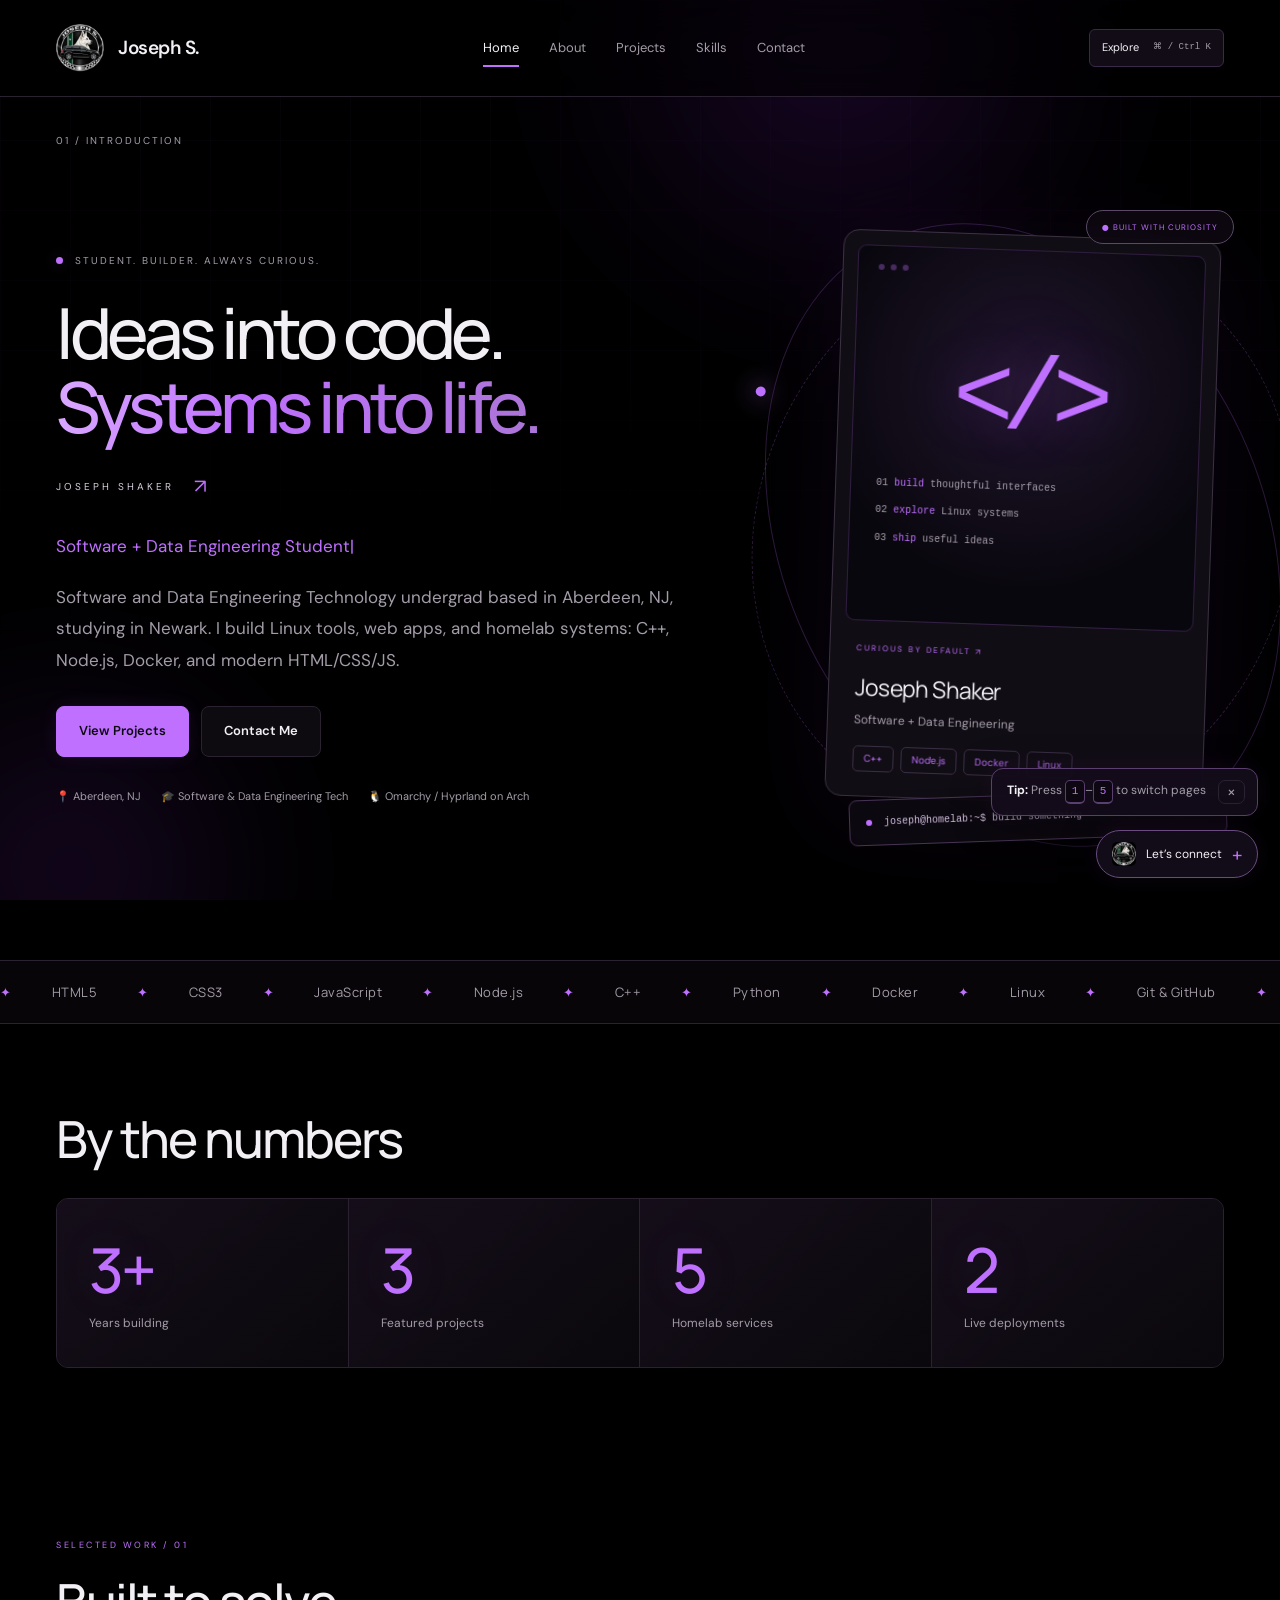
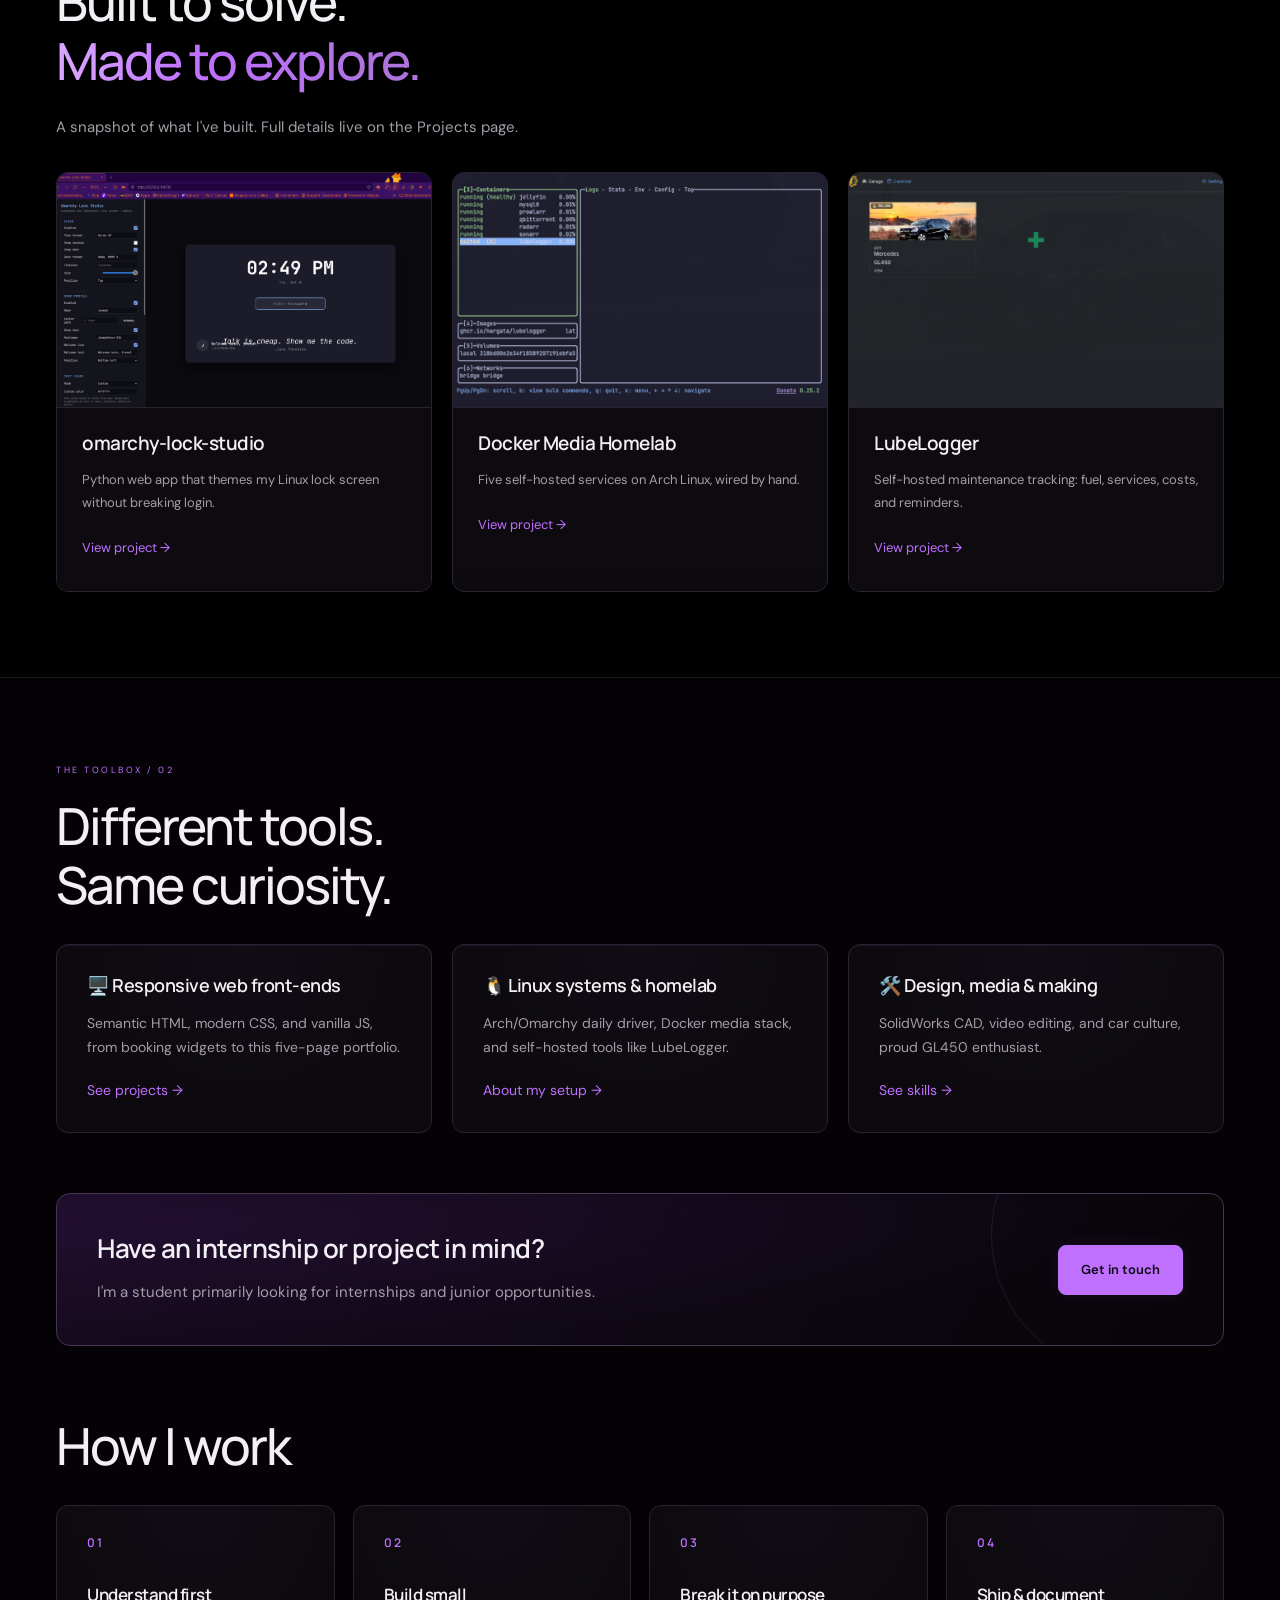
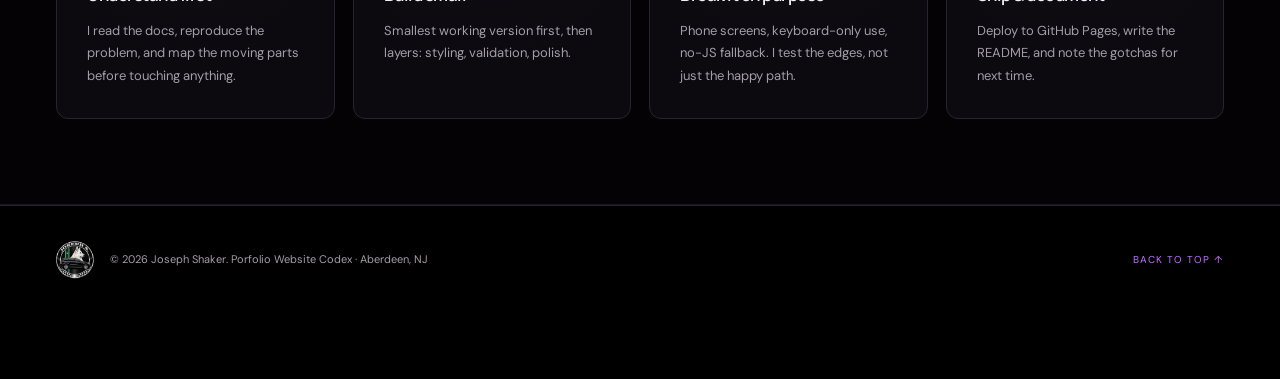
<file: index.html>
<!DOCTYPE html>
<html lang="en">
<head>
  <meta charset="UTF-8" />
  <meta name="viewport" content="width=device-width, initial-scale=1.0" />
  <meta name="theme-color" content="#000000" />
  <meta name="description" content="Joseph Shaker, Software and Data Engineering Technology student. Portfolio of projects, skills, and experience." />
  <title>Porfolio Website Codex | Joseph Shaker | Software & Data Engineering</title>
  <link rel="icon" href="assets/logo.png" />
  <link rel="stylesheet" href="styles.css" />
</head>
<body id="top">
  <div class="mouse-spotlight" aria-hidden="true"></div>
  <div class="ambient-scene" aria-hidden="true"><div class="ambient-orb orb-a"></div><div class="ambient-orb orb-b"></div><div class="ambient-grid"></div></div>
  <div class="scroll-progress" aria-hidden="true"></div>
  <a class="skip-link" href="#main">Skip to main content</a>

  <header class="site-header">
    <div class="container header-inner">
      <a class="brand" href="index.html" aria-label="Joseph Shaker home"><img class="logo" src="assets/logo.png" alt="Joseph S. logo" width="512" height="512" /><span>Joseph S.</span></a>
      <nav class="site-nav" id="site-nav" aria-label="Primary">
        <ul>
          <li><a href="index.html" class="nav-link active" aria-current="page">Home</a></li>
          <li><a href="about.html" class="nav-link">About</a></li>
          <li><a href="projects.html" class="nav-link">Projects</a></li>
          <li><a href="skills.html" class="nav-link">Skills</a></li>
          <li><a href="contact.html" class="nav-link">Contact</a></li>
        </ul>
      </nav>
      <button class="quick-nav-button" type="button" data-open-command aria-label="Open quick navigation">Explore <kbd>⌘ / Ctrl K</kbd></button>
      <button class="nav-toggle" id="nav-toggle" aria-expanded="false" aria-controls="site-nav" aria-label="Toggle navigation menu">
        <span></span><span></span><span></span>
      </button>
    </div>
  </header>

  <main id="main">
    <div class="page-label container">01 / INTRODUCTION</div>
    <section id="home" class="hero" aria-labelledby="hero-heading">
      <div class="container hero-grid">
        <div class="hero-text">
          <p class="eyebrow"><span class="status-dot"></span> STUDENT. BUILDER. ALWAYS CURIOUS.</p>
          <h1 id="hero-heading">Ideas into code.<br><span>Systems into life.</span></h1><p class="hero-signature">JOSEPH SHAKER <span>↗</span></p>
          <p class="subtitle"><span class="sr-only">Software and Data Engineering student, Linux and homelab builder, responsive web developer.</span><span id="typed" aria-hidden="true">Software + Data Engineering Student</span><span class="caret" aria-hidden="true">|</span></p>
          <p class="lede">Software and Data Engineering Technology undergrad based in Aberdeen, NJ, studying in Newark. I build Linux tools, web apps, and homelab systems: C++, Node.js, Docker, and modern HTML/CSS/JS.</p>
          <div class="hero-actions">
            <a class="btn btn-primary" href="projects.html">View Projects</a>
            <a class="btn btn-ghost" href="contact.html">Contact Me</a>
          </div>
          <ul class="hero-meta">
            <li>📍 Aberdeen, NJ</li>
            <li>🎓 Software &amp; Data Engineering Tech</li>
            <li>🐧 Omarchy / Hyprland on Arch</li>
          </ul>
        </div>
        <div class="hero-visual"><div class="hero-orbit orbit-outer" aria-hidden="true"></div><div class="hero-orbit orbit-inner" aria-hidden="true"></div><span class="floating-label label-top">● BUILT WITH CURIOSITY</span><div class="hero-card" data-parallax="-0.05">
          <div class="code-hero-art" aria-label="Software, Linux, and self-hosted systems"><div class="code-window-dots" aria-hidden="true"><i></i><i></i><i></i></div><span class="code-hero-symbol" aria-hidden="true">&lt;/&gt;</span><div class="code-hero-lines"><span>01 <b>build</b> thoughtful interfaces</span><span>02 <b>explore</b> Linux systems</span><span>03 <b>ship</b> useful ideas</span></div></div>
          <span class="portrait-label">CURIOUS BY DEFAULT ↗</span><p class="hero-card-name">Joseph Shaker</p>
          <p class="hero-card-role">Software + Data Engineering</p>
          <div class="hero-card-tags">
            <span>C++</span><span>Node.js</span><span>Docker</span><span>Linux</span>
          </div>
        </div>
        <div class="terminal-badge"><span class="terminal-dot"></span><code>joseph@homelab:~$ build something</code></div>
        </div>
      </div>
    </section>

    <div class="ticker" tabindex="0" aria-label="Technology ticker. Focus or hover to pause.">
      <div class="ticker-track" aria-hidden="true">
        <span>HTML5</span><span>CSS3</span><span>JavaScript</span><span>Node.js</span><span>C++</span><span>Python</span><span>Docker</span><span>Linux</span><span>Git &amp; GitHub</span><span>SolidWorks</span><span>Video Editing</span><span>Homelab</span>
        <span>HTML5</span><span>CSS3</span><span>JavaScript</span><span>Node.js</span><span>C++</span><span>Python</span><span>Docker</span><span>Linux</span><span>Git &amp; GitHub</span><span>SolidWorks</span><span>Video Editing</span><span>Homelab</span>
      </div>
    </div>

    <section class="section" aria-labelledby="numbers-heading">
      <div class="container">
        <h2 id="numbers-heading">By the numbers</h2>
        <div class="stats-band">
          <div class="stat"><b data-count="3" data-suffix="+">3+</b><span>Years building</span></div>
          <div class="stat"><b data-count="3">3</b><span>Featured projects</span></div>
          <div class="stat"><b data-count="5">5</b><span>Homelab services</span></div>
          <div class="stat"><b data-count="2">2</b><span>Live deployments</span></div>
        </div>
      </div>
    </section>

    <section class="section" aria-labelledby="featured-heading">
      <div class="container">
        <div class="section-kicker">SELECTED WORK / 01</div><h2 id="featured-heading">Built to solve.<br><span class="gradient-text">Made to explore.</span></h2>
        <p class="section-sub">A snapshot of what I've built. Full details live on the Projects page.</p>
        <div class="feature-grid">
          <article class="feature-card">
            <img data-scrub-scale src="assets/lock-studio.png" alt="omarchy lock screen customizer app" loading="lazy" />
            <div>
              <h3>omarchy-lock-studio</h3>
              <p>Python web app that themes my Linux lock screen without breaking login.</p>
              <p><a href="projects.html#project-1">View project →</a></p>
            </div>
          </article>
          <article class="feature-card">
            <img data-scrub-scale src="assets/homelab.png" alt="Docker homelab containers dashboard" loading="lazy" />
            <div>
              <h3>Docker Media Homelab</h3>
              <p>Five self-hosted services on Arch Linux, wired by hand.</p>
              <p><a href="projects.html#project-2">View project →</a></p>
            </div>
          </article>
          <article class="feature-card">
            <img data-scrub-scale src="assets/lubelogger.png" alt="LubeLogger garage with 2011 Mercedes GL450" loading="lazy" />
            <div>
              <h3>LubeLogger</h3>
              <p>Self-hosted maintenance tracking: fuel, services, costs, and reminders.</p>
              <p><a href="projects.html#project-3">View project →</a></p>
            </div>
          </article>
        </div>
      </div>
    </section>

    <section class="section section-alt" aria-labelledby="ido-heading">
      <div class="container">
        <div class="section-kicker">THE TOOLBOX / 02</div><h2 id="ido-heading">Different tools.<br>Same curiosity.</h2>
        <div class="card-grid">
          <div class="mini-card">
            <h3>🖥️ Responsive web front-ends</h3>
            <p>Semantic HTML, modern CSS, and vanilla JS, from booking widgets to this five-page portfolio.</p>
            <p><a href="projects.html">See projects →</a></p>
          </div>
          <div class="mini-card">
            <h3>🐧 Linux systems &amp; homelab</h3>
            <p>Arch/Omarchy daily driver, Docker media stack, and self-hosted tools like LubeLogger.</p>
            <p><a href="about.html">About my setup →</a></p>
          </div>
          <div class="mini-card">
            <h3>🛠️ Design, media &amp; making</h3>
            <p>SolidWorks CAD, video editing, and car culture, proud GL450 enthusiast.</p>
            <p><a href="skills.html">See skills →</a></p>
          </div>
        </div>

        <div class="cta-banner">
          <div>
            <h3>Have an internship or project in mind?</h3>
            <p>I'm a student primarily looking for internships and junior opportunities.</p>
          </div>
          <a class="btn btn-primary" href="contact.html">Get in touch</a>
        </div>
        <h2 class="mt">How I work</h2>
        <div class="steps">
          <div class="step">
            <h3>Understand first</h3>
            <p>I read the docs, reproduce the problem, and map the moving parts before touching anything.</p>
          </div>
          <div class="step">
            <h3>Build small</h3>
            <p>Smallest working version first, then layers: styling, validation, polish.</p>
          </div>
          <div class="step">
            <h3>Break it on purpose</h3>
            <p>Phone screens, keyboard-only use, no-JS fallback. I test the edges, not just the happy path.</p>
          </div>
          <div class="step">
            <h3>Ship &amp; document</h3>
            <p>Deploy to GitHub Pages, write the README, and note the gotchas for next time.</p>
          </div>
        </div>
      </div>
    </section>
  </main>

  <footer class="site-footer">
    <div class="container footer-inner">
      <p class="footer-brand"><img class="footer-logo" src="assets/logo.png" alt="Joseph S. logo" width="512" height="512" /><span>© <span id="year"></span> Joseph Shaker. Porfolio Website Codex · Aberdeen, NJ</span></p>
      <p><a href="#top">Back to top ↑</a></p>
    </div>
  </footer>

  <details class="contact-widget" id="contact-widget">
    <summary aria-controls="contact-popover"><img src="assets/logo.png" alt="" width="24" height="24"><span>Let’s connect</span><span class="widget-indicator" aria-hidden="true">+</span></summary>
    <section class="contact-popover digital-card-body" id="contact-popover" aria-labelledby="widget-title">
      <div class="widget-heading"><img src="assets/headshot.jpg" alt="Joseph Shaker" width="48" height="48"><div><h2 id="widget-title">Joseph Shaker</h2><p>Aberdeen, NJ · Student &amp; builder</p></div><button class="widget-close" type="button" aria-label="Close contact card">×</button></div>
      <span class="widget-availability">● Open to internships &amp; collaboration</span>
      <div class="widget-links"><a href="mailto:Josephshaker2020@aol.com">Email <span>↗</span><small>Josephshaker2020@aol.com</small></a><a href="https://github.com/Fiercejojo88862" target="_blank" rel="noopener noreferrer">GitHub <span>↗</span></a><a href="https://www.linkedin.com/in/joseph-shaker-548a49247" target="_blank" rel="noopener noreferrer">LinkedIn <span>↗</span></a></div>
      <div class="widget-qr"><img src="assets/contact-qr.png" alt="Scan to open Joseph’s contact card on your phone" width="456" height="456"><p>Take my details with you.<br><a href="contact-card.html" target="_blank" rel="noopener">Open phone card ↗</a></p></div>
      <a class="btn btn-primary widget-save" href="assets/joseph-shaker.vcf" download>Save contact ↓</a><button class="widget-copy" type="button" data-copy="email">Copy email</button><p class="utility-status" role="status" aria-live="polite"></p>
      <a class="widget-full-contact" href="contact.html">Full contact page ↗</a>
    </section>
  </details>

  <div class="shortcut-hint" id="shortcut-hint" role="status">
    <p><strong>Tip:</strong> Press <kbd>1</kbd>–<kbd>5</kbd> to switch pages</p>
    <button type="button" data-close-hint aria-label="Dismiss shortcut tip">×</button>
  </div>

  <dialog class="command-dialog" id="command-dialog" aria-labelledby="command-title">
    <div class="command-head"><h2 id="command-title">Where to next?</h2><button type="button" data-close-command aria-label="Close quick navigation">×</button></div>
    <label for="command-search" class="sr-only">Search pages</label><input id="command-search" type="search" placeholder="Find a page or project…" autocomplete="off" />
    <nav aria-label="Quick navigation" class="command-links">
      <a href="index.html">01 <span>Home</span> ↗</a><a href="about.html">02 <span>About Joseph</span> ↗</a><a href="projects.html">03 <span>Projects</span> ↗</a><a href="skills.html">04 <span>Skills &amp; tools</span> ↗</a><a href="contact.html">05 <span>Get in touch</span> ↗</a><a href="projects.html#project-1">↳ <span>Lock studio</span> ↗</a><a href="projects.html#project-2">↳ <span>Docker homelab</span> ↗</a><a href="projects.html#project-3">↳ <span>LubeLogger</span> ↗</a>
    </nav><p class="command-empty" hidden>No matches. Try “contact” or “projects”.</p><p class="small-note">Escape to close · Tab to explore · Enter to open</p>
  </dialog>
  <script src="script.js" defer></script>
</body>
</html>
</file>
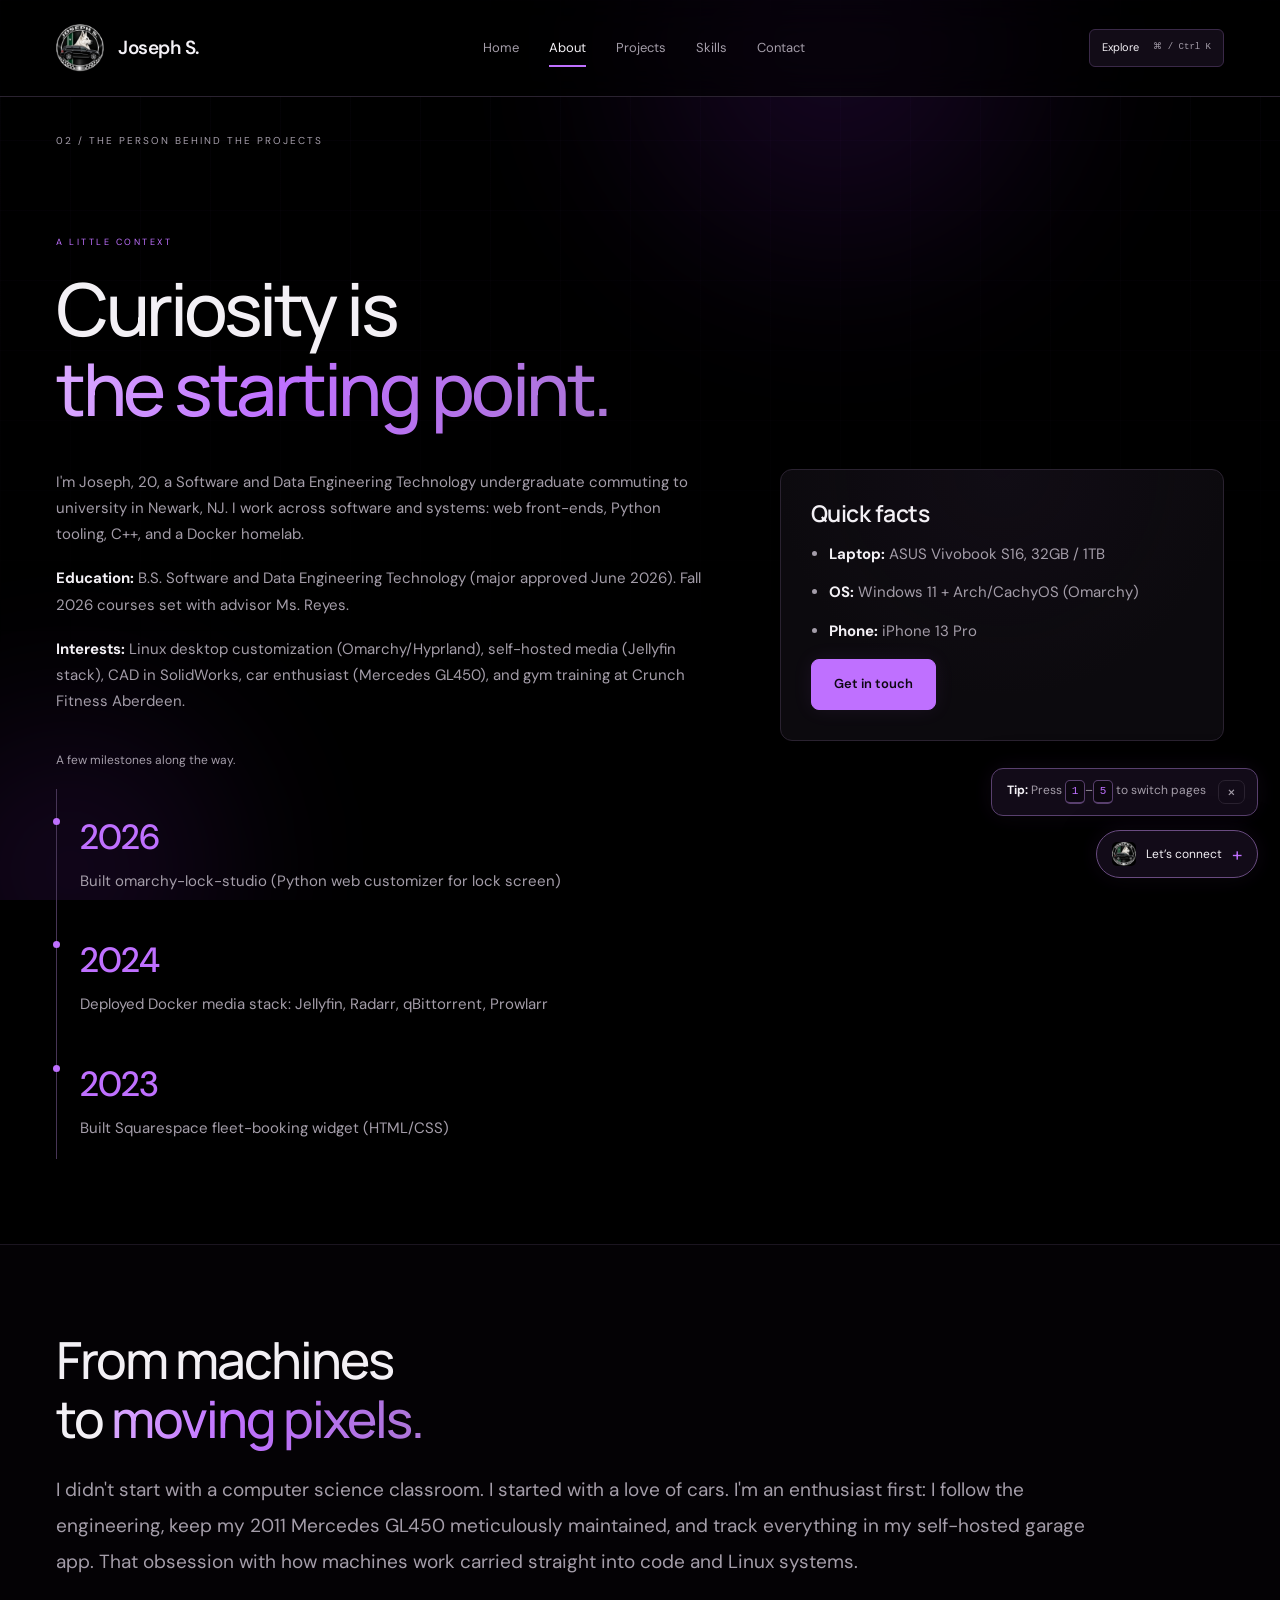
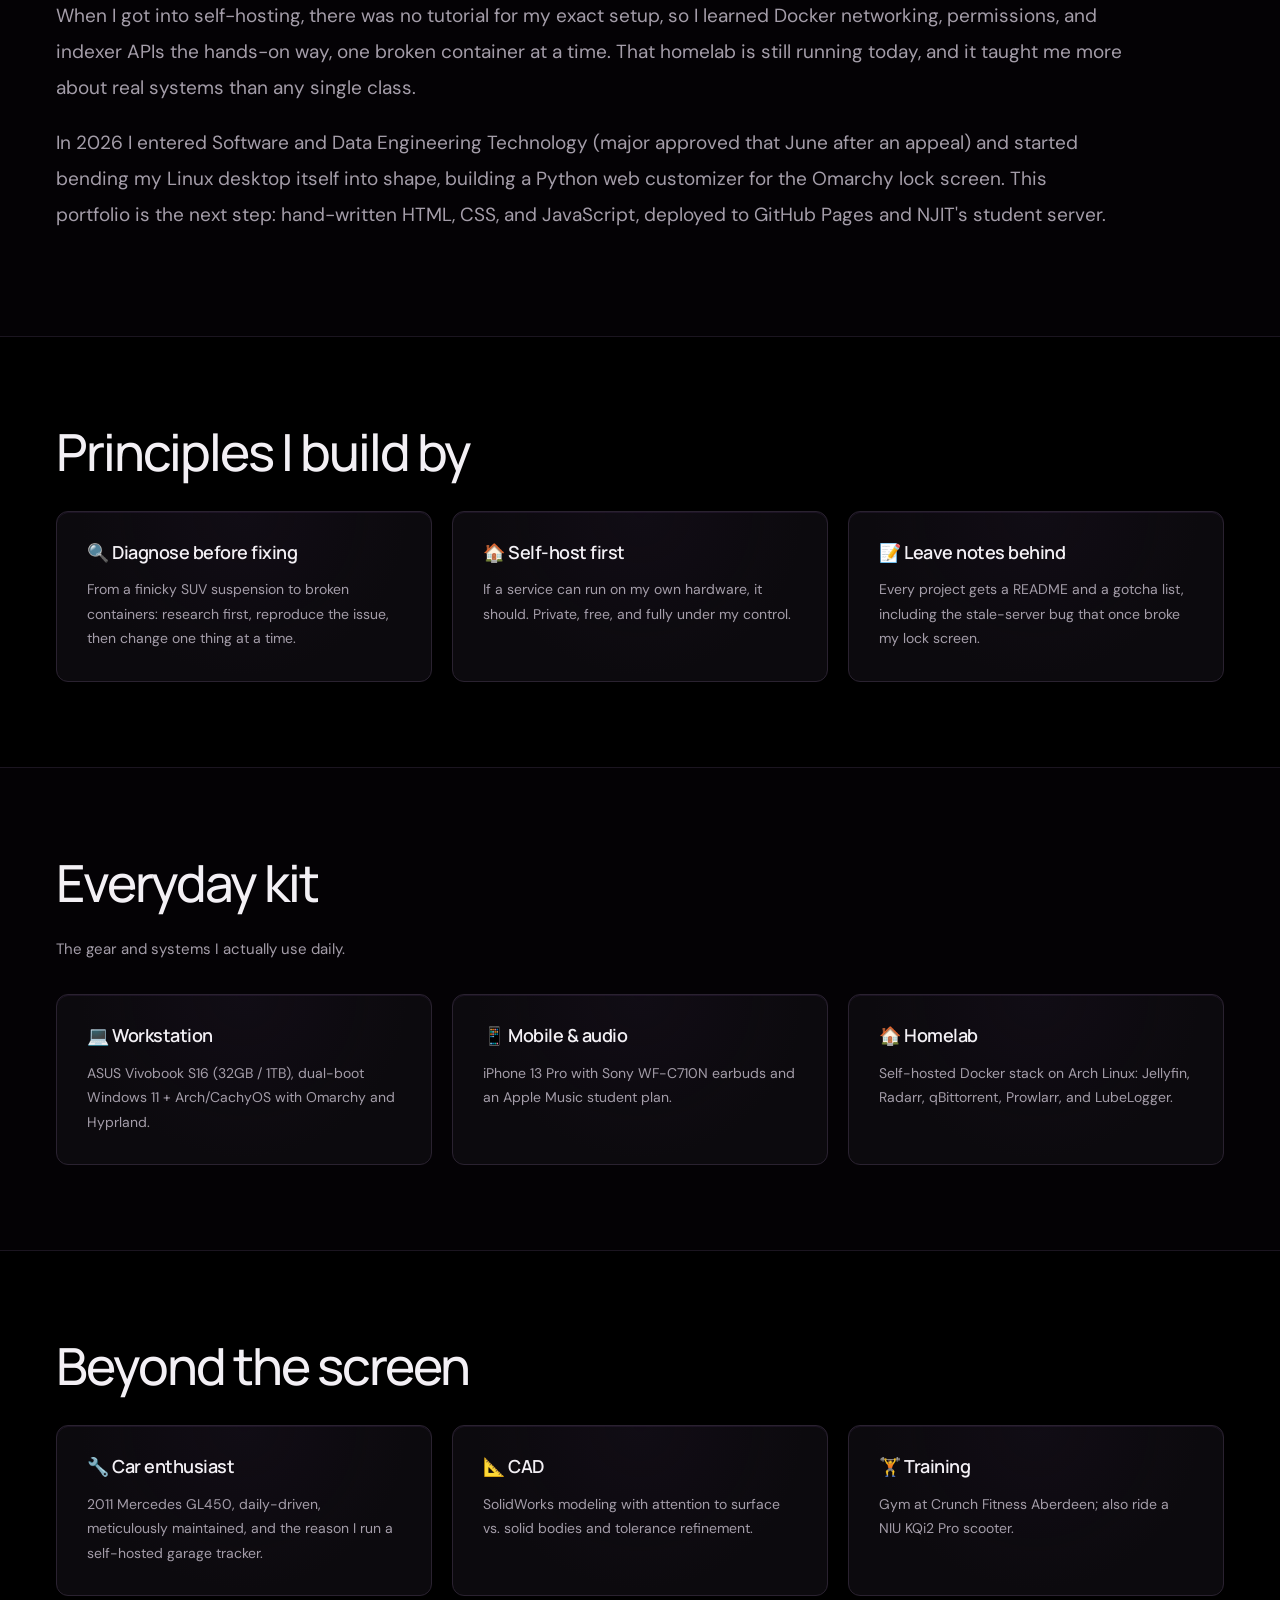
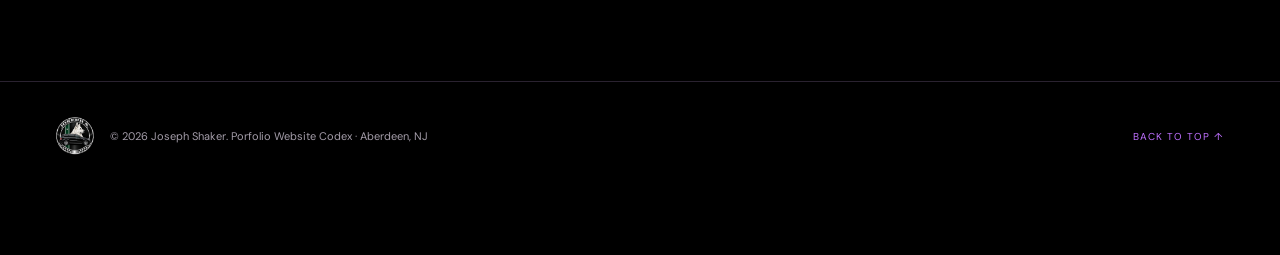
<file: about.html>
<!DOCTYPE html>
<html lang="en">
<head>
  <meta charset="UTF-8" />
  <meta name="viewport" content="width=device-width, initial-scale=1.0" />
  <meta name="theme-color" content="#000000" />
  <meta name="description" content="About Joseph Shaker, background, education, and interests." />
  <title>Porfolio Website Codex | About Me | Joseph Shaker</title>
  <link rel="icon" href="assets/logo.png" />
  <link rel="stylesheet" href="styles.css" />
</head>
<body id="top">
  <div class="mouse-spotlight" aria-hidden="true"></div>
  <div class="ambient-scene" aria-hidden="true"><div class="ambient-orb orb-a"></div><div class="ambient-orb orb-b"></div><div class="ambient-grid"></div></div>
  <div class="scroll-progress" aria-hidden="true"></div>
  <a class="skip-link" href="#main">Skip to main content</a>

  <header class="site-header">
    <div class="container header-inner">
      <a class="brand" href="index.html" aria-label="Joseph Shaker home"><img class="logo" src="assets/logo.png" alt="Joseph S. logo" width="512" height="512" /><span>Joseph S.</span></a>
      <nav class="site-nav" id="site-nav" aria-label="Primary">
        <ul>
          <li><a href="index.html" class="nav-link">Home</a></li>
          <li><a href="about.html" class="nav-link active" aria-current="page">About</a></li>
          <li><a href="projects.html" class="nav-link">Projects</a></li>
          <li><a href="skills.html" class="nav-link">Skills</a></li>
          <li><a href="contact.html" class="nav-link">Contact</a></li>
        </ul>
      </nav>
      <button class="quick-nav-button" type="button" data-open-command aria-label="Open quick navigation">Explore <kbd>⌘ / Ctrl K</kbd></button>
      <button class="nav-toggle" id="nav-toggle" aria-expanded="false" aria-controls="site-nav" aria-label="Toggle navigation menu">
        <span></span><span></span><span></span>
      </button>
    </div>
  </header>

  <main id="main">
    <div class="page-label container">02 / THE PERSON BEHIND THE PROJECTS</div>
    <section id="about" class="section" aria-labelledby="about-heading">
      <div class="container">
        <div class="section-kicker">A LITTLE CONTEXT</div><h1 id="about-heading" class="page-title">Curiosity is<br><span class="gradient-text">the starting point.</span></h1>
        <div class="two-col">
          <div>
            <p>I'm Joseph, 20, a Software and Data Engineering Technology undergraduate commuting to university in Newark, NJ. I work across software and systems: web front-ends, Python tooling, C++, and a Docker homelab.</p>
            <p><strong>Education:</strong> B.S. Software and Data Engineering Technology (major approved June 2026). Fall 2026 courses set with advisor Ms. Reyes.</p>
            <p><strong>Interests:</strong> Linux desktop customization (Omarchy/Hyprland), self-hosted media (Jellyfin stack), CAD in SolidWorks, car enthusiast (Mercedes GL450), and gym training at Crunch Fitness Aberdeen.</p>
            <div class="timeline"><p class="small-note">A few milestones along the way.</p>
              <div class="timeline-item"><span>2026</span>Built omarchy-lock-studio (Python web customizer for lock screen)</div>
              <div class="timeline-item"><span>2024</span>Deployed Docker media stack: Jellyfin, Radarr, qBittorrent, Prowlarr</div>
              <div class="timeline-item"><span>2023</span>Built Squarespace fleet-booking widget (HTML/CSS)</div>
            </div>
          </div>
          <aside class="info-card" aria-label="Quick facts">
            <h3>Quick facts</h3>
            <ul>
              <li><strong>Laptop:</strong> ASUS Vivobook S16, 32GB / 1TB</li>
              <li><strong>OS:</strong> Windows 11 + Arch/CachyOS (Omarchy)</li>
              <li><strong>Phone:</strong> iPhone 13 Pro</li>
            </ul>
            <a class="btn btn-primary" href="contact.html">Get in touch</a>
          </aside>
        </div>
      </div>
    </section>

    <section class="section section-alt story" aria-labelledby="story-heading">
      <div class="container">
        <h2 id="story-heading">From machines<br>to <span class="gradient-text">moving pixels.</span></h2>
        <p>I didn't start with a computer science classroom. I started with a love of cars. I'm an enthusiast first: I follow the engineering, keep my 2011 Mercedes GL450 meticulously maintained, and track everything in my self-hosted garage app. That obsession with how machines work carried straight into code and Linux systems.</p>
        <p>When I got into self-hosting, there was no tutorial for my exact setup, so I learned Docker networking, permissions, and indexer APIs the hands-on way, one broken container at a time. That homelab is still running today, and it taught me more about real systems than any single class.</p>
        <p>In 2026 I entered Software and Data Engineering Technology (major approved that June after an appeal) and started bending my Linux desktop itself into shape, building a Python web customizer for the Omarchy lock screen. This portfolio is the next step: hand-written HTML, CSS, and JavaScript, deployed to GitHub Pages and NJIT's student server.</p>
      </div>
    </section>

    <section class="section" aria-labelledby="principles-heading">
      <div class="container">
        <h2 id="principles-heading">Principles I build by</h2>
        <div class="card-grid">
          <div class="mini-card">
            <h3>🔍 Diagnose before fixing</h3>
            <p>From a finicky SUV suspension to broken containers: research first, reproduce the issue, then change one thing at a time.</p>
          </div>
          <div class="mini-card">
            <h3>🏠 Self-host first</h3>
            <p>If a service can run on my own hardware, it should. Private, free, and fully under my control.</p>
          </div>
          <div class="mini-card">
            <h3>📝 Leave notes behind</h3>
            <p>Every project gets a README and a gotcha list, including the stale-server bug that once broke my lock screen.</p>
          </div>
        </div>
      </div>
    </section>

    <section class="section section-alt" aria-labelledby="kit-heading">
      <div class="container">
        <h2 id="kit-heading">Everyday kit</h2>
        <p class="section-sub">The gear and systems I actually use daily.</p>
        <div class="card-grid">
          <div class="mini-card">
            <h3>💻 Workstation</h3>
            <p>ASUS Vivobook S16 (32GB / 1TB), dual-boot Windows 11 + Arch/CachyOS with Omarchy and Hyprland.</p>
          </div>
          <div class="mini-card">
            <h3>📱 Mobile &amp; audio</h3>
            <p>iPhone 13 Pro with Sony WF-C710N earbuds and an Apple Music student plan.</p>
          </div>
          <div class="mini-card">
            <h3>🏠 Homelab</h3>
            <p>Self-hosted Docker stack on Arch Linux: Jellyfin, Radarr, qBittorrent, Prowlarr, and LubeLogger.</p>
          </div>
        </div>
      </div>
    </section>

    <section class="section" aria-labelledby="beyond-heading">
      <div class="container">
        <h2 id="beyond-heading">Beyond the screen</h2>
        <div class="card-grid">
          <div class="mini-card">
            <h3>🔧 Car enthusiast</h3>
            <p>2011 Mercedes GL450, daily-driven, meticulously maintained, and the reason I run a self-hosted garage tracker.</p>
          </div>
          <div class="mini-card">
            <h3>📐 CAD</h3>
            <p>SolidWorks modeling with attention to surface vs. solid bodies and tolerance refinement.</p>
          </div>
          <div class="mini-card">
            <h3>🏋️ Training</h3>
            <p>Gym at Crunch Fitness Aberdeen; also ride a NIU KQi2 Pro scooter.</p>
          </div>
        </div>
      </div>
    </section>
  </main>

  <footer class="site-footer">
    <div class="container footer-inner">
      <p class="footer-brand"><img class="footer-logo" src="assets/logo.png" alt="Joseph S. logo" width="512" height="512" /><span>© <span id="year"></span> Joseph Shaker. Porfolio Website Codex · Aberdeen, NJ</span></p>
      <p><a href="#top">Back to top ↑</a></p>
    </div>
  </footer>

  <details class="contact-widget" id="contact-widget">
    <summary aria-controls="contact-popover"><img src="assets/logo.png" alt="" width="24" height="24"><span>Let’s connect</span><span class="widget-indicator" aria-hidden="true">+</span></summary>
    <section class="contact-popover digital-card-body" id="contact-popover" aria-labelledby="widget-title">
      <div class="widget-heading"><img src="assets/headshot.jpg" alt="Joseph Shaker" width="48" height="48"><div><h2 id="widget-title">Joseph Shaker</h2><p>Aberdeen, NJ · Student &amp; builder</p></div><button class="widget-close" type="button" aria-label="Close contact card">×</button></div>
      <span class="widget-availability">● Open to internships &amp; collaboration</span>
      <div class="widget-links"><a href="mailto:Josephshaker2020@aol.com">Email <span>↗</span><small>Josephshaker2020@aol.com</small></a><a href="https://github.com/Fiercejojo88862" target="_blank" rel="noopener noreferrer">GitHub <span>↗</span></a><a href="https://www.linkedin.com/in/joseph-shaker-548a49247" target="_blank" rel="noopener noreferrer">LinkedIn <span>↗</span></a></div>
      <div class="widget-qr"><img src="assets/contact-qr.png" alt="Scan to open Joseph’s contact card on your phone" width="456" height="456"><p>Take my details with you.<br><a href="contact-card.html" target="_blank" rel="noopener">Open phone card ↗</a></p></div>
      <a class="btn btn-primary widget-save" href="assets/joseph-shaker.vcf" download>Save contact ↓</a><button class="widget-copy" type="button" data-copy="email">Copy email</button><p class="utility-status" role="status" aria-live="polite"></p>
      <a class="widget-full-contact" href="contact.html">Full contact page ↗</a>
    </section>
  </details>

  <div class="shortcut-hint" id="shortcut-hint" role="status">
    <p><strong>Tip:</strong> Press <kbd>1</kbd>–<kbd>5</kbd> to switch pages</p>
    <button type="button" data-close-hint aria-label="Dismiss shortcut tip">×</button>
  </div>

  <dialog class="command-dialog" id="command-dialog" aria-labelledby="command-title">
    <div class="command-head"><h2 id="command-title">Where to next?</h2><button type="button" data-close-command aria-label="Close quick navigation">×</button></div>
    <label for="command-search" class="sr-only">Search pages</label><input id="command-search" type="search" placeholder="Find a page or project…" autocomplete="off" />
    <nav aria-label="Quick navigation" class="command-links">
      <a href="index.html">01 <span>Home</span> ↗</a><a href="about.html">02 <span>About Joseph</span> ↗</a><a href="projects.html">03 <span>Projects</span> ↗</a><a href="skills.html">04 <span>Skills &amp; tools</span> ↗</a><a href="contact.html">05 <span>Get in touch</span> ↗</a><a href="projects.html#project-1">↳ <span>Lock studio</span> ↗</a><a href="projects.html#project-2">↳ <span>Docker homelab</span> ↗</a><a href="projects.html#project-3">↳ <span>LubeLogger</span> ↗</a>
    </nav><p class="command-empty" hidden>No matches. Try “contact” or “projects”.</p><p class="small-note">Escape to close · Tab to explore · Enter to open</p>
  </dialog>
  <script src="script.js" defer></script>
</body>
</html>
</file>
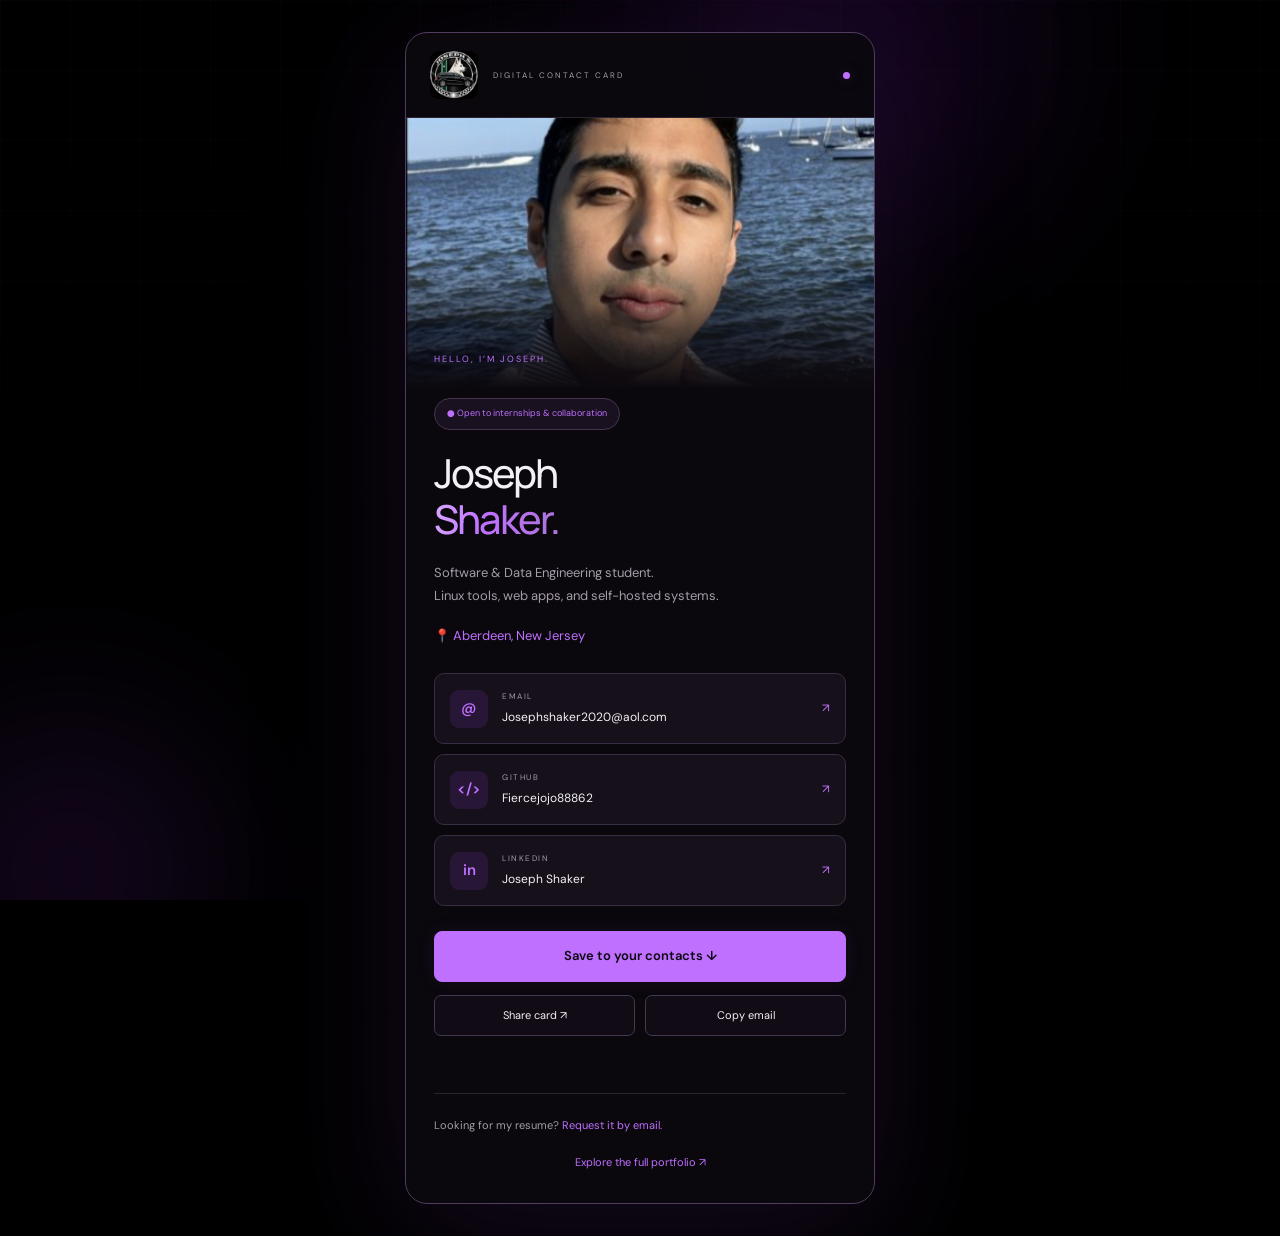
<file: contact-card.html>
<!doctype html>
<html lang="en">
<head>
  <meta charset="utf-8"><meta name="viewport" content="width=device-width, initial-scale=1">
  <meta name="theme-color" content="#000000"><meta name="description" content="Joseph Shaker’s digital contact card. Email, GitHub, LinkedIn, and a contact download.">
  <title>Joseph S. | Digital Contact Card</title>
  <link rel="icon" href="assets/logo.png"><link rel="stylesheet" href="styles.css"><script src="script.js" defer></script>
</head>
<body class="digital-card-page" id="top">
  <div class="mouse-spotlight" aria-hidden="true"></div>
  <div class="ambient-scene" aria-hidden="true"><div class="ambient-orb orb-a"></div><div class="ambient-orb orb-b"></div><div class="ambient-grid"></div></div>
  <a class="skip-link" href="#main">Skip to contact information</a>
  <main id="main" class="digital-card">
    <div class="digital-card-top"><a href="index.html" aria-label="Joseph Shaker portfolio"><img src="assets/logo.png" alt="Joseph S. logo" width="48" height="48"></a><span>DIGITAL CONTACT CARD</span><span class="status-dot" aria-hidden="true"></span></div>
    <div class="digital-portrait"><img src="assets/headshot.jpg" alt="Joseph Shaker" width="422" height="467"><span>HELLO, I’M JOSEPH.</span></div>
    <div class="digital-card-body"><span class="badge">● Open to internships &amp; collaboration</span><h1>Joseph<br><span class="gradient-text">Shaker.</span></h1><p>Software &amp; Data Engineering student.<br>Linux tools, web apps, and self-hosted systems.</p><p class="card-location">📍 Aberdeen, New Jersey</p>
      <div class="digital-links"><a href="mailto:Josephshaker2020@aol.com"><span class="contact-icon">@</span><span><small>EMAIL</small>Josephshaker2020@aol.com</span><b>↗</b></a><a href="https://github.com/Fiercejojo88862" target="_blank" rel="noopener noreferrer"><span class="contact-icon">&lt;/&gt;</span><span><small>GITHUB</small>Fiercejojo88862</span><b>↗</b></a><a href="https://www.linkedin.com/in/joseph-shaker-548a49247" target="_blank" rel="noopener noreferrer"><span class="contact-icon">in</span><span><small>LINKEDIN</small>Joseph Shaker</span><b>↗</b></a></div>
      <a class="btn btn-primary save-contact" href="assets/joseph-shaker.vcf" download>Save to your contacts ↓</a>
      <div class="card-utility"><button type="button" data-share-card>Share card ↗</button><button type="button" data-copy="email">Copy email</button></div><p class="utility-status" role="status" aria-live="polite"></p>
      <p class="card-resume">Looking for my resume? <a href="mailto:Josephshaker2020@aol.com?subject=Resume%20request">Request it by email.</a></p><a class="card-portfolio" href="index.html">Explore the full portfolio ↗</a>
    </div>
  </main>
</body>
</html>
</file>
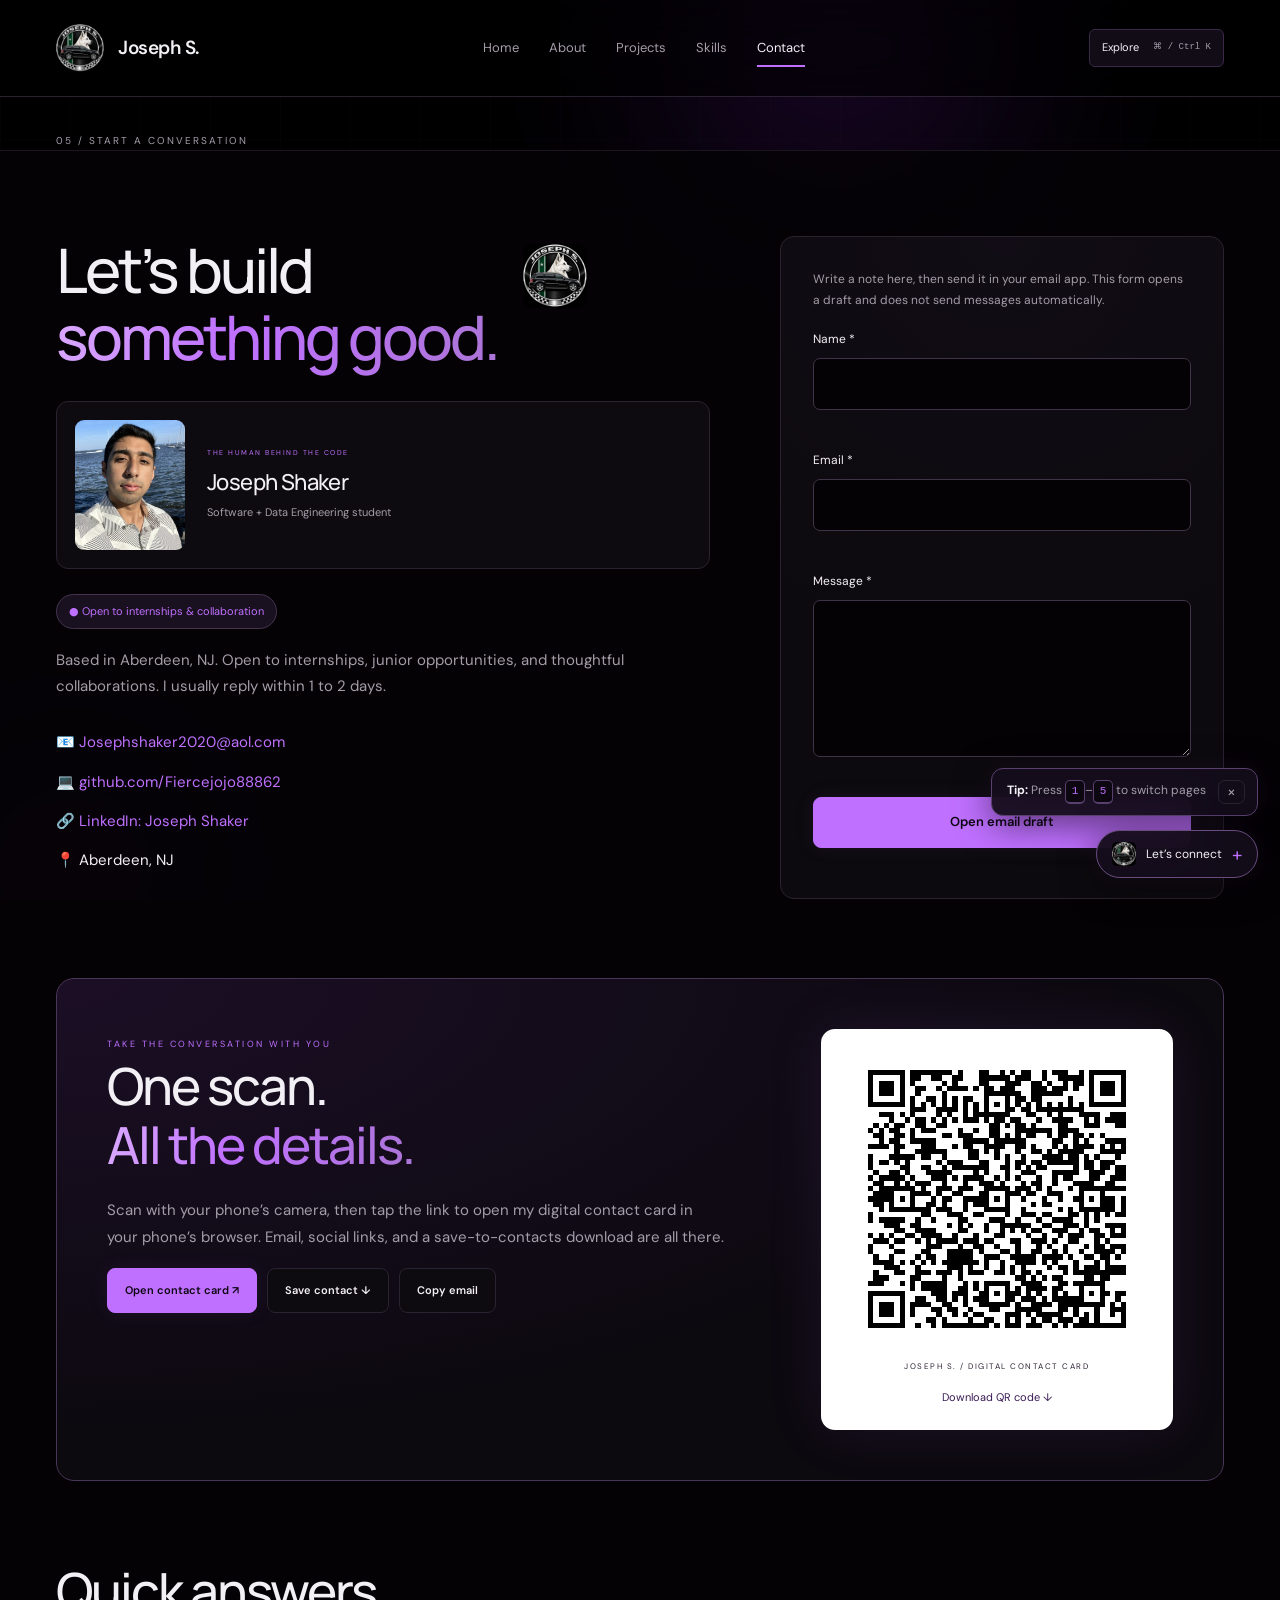
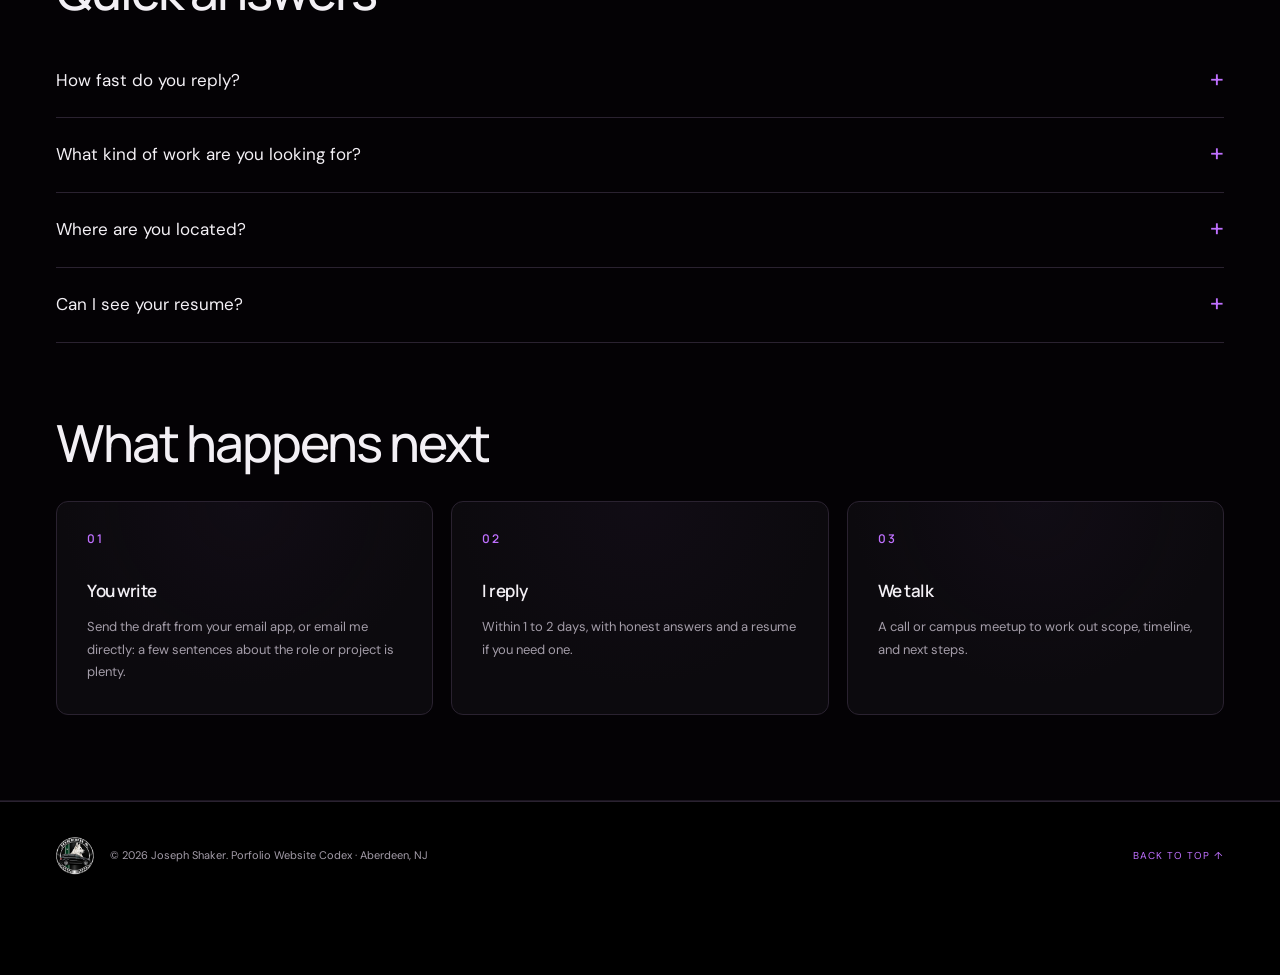
<file: contact.html>
<!DOCTYPE html>
<html lang="en">
<head>
  <meta charset="UTF-8" />
  <meta name="viewport" content="width=device-width, initial-scale=1.0" />
  <meta name="theme-color" content="#000000" />
  <meta name="description" content="Contact Joseph Shaker, email, GitHub, LinkedIn, and contact form." />
  <title>Porfolio Website Codex | Contact | Joseph Shaker</title>
  <link rel="icon" href="assets/logo.png" />
  <link rel="stylesheet" href="styles.css" />
</head>
<body id="top">
  <div class="mouse-spotlight" aria-hidden="true"></div>
  <div class="ambient-scene" aria-hidden="true"><div class="ambient-orb orb-a"></div><div class="ambient-orb orb-b"></div><div class="ambient-grid"></div></div>
  <div class="scroll-progress" aria-hidden="true"></div>
  <a class="skip-link" href="#main">Skip to main content</a>

  <header class="site-header">
    <div class="container header-inner">
      <a class="brand" href="index.html" aria-label="Joseph Shaker home"><img class="logo" src="assets/logo.png" alt="Joseph S. logo" width="512" height="512" /><span>Joseph S.</span></a>
      <nav class="site-nav" id="site-nav" aria-label="Primary">
        <ul>
          <li><a href="index.html" class="nav-link">Home</a></li>
          <li><a href="about.html" class="nav-link">About</a></li>
          <li><a href="projects.html" class="nav-link">Projects</a></li>
          <li><a href="skills.html" class="nav-link">Skills</a></li>
          <li><a href="contact.html" class="nav-link active" aria-current="page">Contact</a></li>
        </ul>
      </nav>
      <button class="quick-nav-button" type="button" data-open-command aria-label="Open quick navigation">Explore <kbd>⌘ / Ctrl K</kbd></button>
      <button class="nav-toggle" id="nav-toggle" aria-expanded="false" aria-controls="site-nav" aria-label="Toggle navigation menu">
        <span></span><span></span><span></span>
      </button>
    </div>
  </header>

  <main id="main">
    <div class="page-label container">05 / START A CONVERSATION</div>
    <section id="contact" class="section section-alt" aria-labelledby="contact-heading">
      <div class="container two-col">
        <div>
          <div class="heading-row">
            <h1 id="contact-heading" class="page-title">Let’s build<br><span class="gradient-text">something good.</span></h1>
            <img class="heading-logo" src="assets/logo.png" alt="Joseph S. logo" width="512" height="512" />
          </div>
          <div class="contact-portrait"><img class="headshot" src="assets/headshot.jpg" alt="Joseph Shaker" width="422" height="467" loading="lazy"><div><span class="section-kicker">THE HUMAN BEHIND THE CODE</span><h2>Joseph Shaker</h2><p>Software + Data Engineering student</p></div></div>
          <p><span class="badge">● Open to internships &amp; collaboration</span></p>
          <p>Based in Aberdeen, NJ. Open to internships, junior opportunities, and thoughtful collaborations. I usually reply within 1 to 2 days.</p>
          <ul class="contact-list">
            <li>📧 <a href="mailto:Josephshaker2020@aol.com">Josephshaker2020@aol.com</a></li>
            <li>💻 <a href="https://github.com/Fiercejojo88862" rel="noopener">github.com/Fiercejojo88862</a></li>
            <li>🔗 <a href="https://www.linkedin.com/in/joseph-shaker-548a49247" rel="noopener">LinkedIn: Joseph Shaker</a></li>
            <li>📍 Aberdeen, NJ</li>
          </ul>
        </div>
        <form action="mailto:Josephshaker2020@aol.com" method="post" enctype="text/plain" id="contact-form" class="contact-form" aria-describedby="form-status">
          <p class="form-note">Write a note here, then send it in your email app. This form opens a draft and does not send messages automatically.</p>
          <div class="field">
            <label for="name">Name *</label>
            <input id="name" aria-describedby="name-error" name="name" type="text" autocomplete="name" required minlength="2" />
            <small class="error" id="name-error"></small>
          </div>
          <div class="field">
            <label for="email">Email *</label>
            <input id="email" aria-describedby="email-error" name="email" type="email" autocomplete="email" required />
            <small class="error" id="email-error"></small>
          </div>
          <div class="field">
            <label for="message">Message *</label>
            <textarea id="message" aria-describedby="message-error" name="message" rows="5" required minlength="10"></textarea>
            <small class="error" id="message-error"></small>
          </div>
          <button class="btn btn-primary" type="submit">Open email draft</button>
          <p id="form-status" role="status" aria-live="polite"></p>
        </form>
      </div>
      <div class="container connection-panel">
        <div class="connection-copy"><span class="section-kicker">TAKE THE CONVERSATION WITH YOU</span><h2>One scan.<br><span class="gradient-text">All the details.</span></h2><p>Scan with your phone’s camera, then tap the link to open my digital contact card in your phone’s browser. Email, social links, and a save-to-contacts download are all there.</p><div class="connection-actions"><a class="btn btn-primary" href="contact-card.html" target="_blank" rel="noopener">Open contact card ↗</a><a class="btn btn-ghost" href="assets/joseph-shaker.vcf" download>Save contact ↓</a><button type="button" class="btn btn-ghost" data-copy="email">Copy email</button></div><p class="utility-status" role="status" aria-live="polite"></p></div>
        <div class="qr-card"><span class="qr-corner" aria-hidden="true"></span><img src="assets/contact-qr.png" alt="QR code linking to Joseph Shaker’s digital contact card" width="456" height="456" loading="lazy"/><p>JOSEPH S. / DIGITAL CONTACT CARD</p><a href="assets/contact-qr.png" download="Joseph-Shaker-QR.png">Download QR code ↓</a></div>
      </div>
      <div class="container faq" aria-label="Frequently asked questions">
        <h2>Quick answers</h2>
        <details>
          <summary>How fast do you reply?</summary>
          <p>Usually within 1 to 2 days. Email is fastest; the form above opens a draft addressed to my AOL inbox.</p>
        </details>
        <details>
          <summary>What kind of work are you looking for?</summary>
          <p>I'm a student primarily looking for internships and junior opportunities in software, data, or IT systems, plus small web or homelab projects.</p>
        </details>
        <details>
          <summary>Where are you located?</summary>
          <p>Aberdeen, NJ, commuting to university in Newark, NJ. Open to on-site roles nearby and remote work.</p>
        </details>
        <details>
          <summary>Can I see your resume?</summary>
          <p>It's not posted here. Email me at Josephshaker2020@aol.com and I'll send one over.</p>
        </details>
      </div>
      <div class="container mt">
        <h2>What happens next</h2>
        <div class="steps steps-3">
          <div class="step">
            <h3>You write</h3>
            <p>Send the draft from your email app, or email me directly: a few sentences about the role or project is plenty.</p>
          </div>
          <div class="step">
            <h3>I reply</h3>
            <p>Within 1 to 2 days, with honest answers and a resume if you need one.</p>
          </div>
          <div class="step">
            <h3>We talk</h3>
            <p>A call or campus meetup to work out scope, timeline, and next steps.</p>
          </div>
        </div>
      </div>
    </section>
  </main>

  <footer class="site-footer">
    <div class="container footer-inner">
      <p class="footer-brand"><img class="footer-logo" src="assets/logo.png" alt="Joseph S. logo" width="512" height="512" /><span>© <span id="year"></span> Joseph Shaker. Porfolio Website Codex · Aberdeen, NJ</span></p>
      <p><a href="#top">Back to top ↑</a></p>
    </div>
  </footer>

  <details class="contact-widget" id="contact-widget">
    <summary aria-controls="contact-popover"><img src="assets/logo.png" alt="" width="24" height="24"><span>Let’s connect</span><span class="widget-indicator" aria-hidden="true">+</span></summary>
    <section class="contact-popover digital-card-body" id="contact-popover" aria-labelledby="widget-title">
      <div class="widget-heading"><img src="assets/headshot.jpg" alt="Joseph Shaker" width="48" height="48"><div><h2 id="widget-title">Joseph Shaker</h2><p>Aberdeen, NJ · Student &amp; builder</p></div><button class="widget-close" type="button" aria-label="Close contact card">×</button></div>
      <span class="widget-availability">● Open to internships &amp; collaboration</span>
      <div class="widget-links"><a href="mailto:Josephshaker2020@aol.com">Email <span>↗</span><small>Josephshaker2020@aol.com</small></a><a href="https://github.com/Fiercejojo88862" target="_blank" rel="noopener noreferrer">GitHub <span>↗</span></a><a href="https://www.linkedin.com/in/joseph-shaker-548a49247" target="_blank" rel="noopener noreferrer">LinkedIn <span>↗</span></a></div>
      <div class="widget-qr"><img src="assets/contact-qr.png" alt="Scan to open Joseph’s contact card on your phone" width="456" height="456"><p>Take my details with you.<br><a href="contact-card.html" target="_blank" rel="noopener">Open phone card ↗</a></p></div>
      <a class="btn btn-primary widget-save" href="assets/joseph-shaker.vcf" download>Save contact ↓</a><button class="widget-copy" type="button" data-copy="email">Copy email</button><p class="utility-status" role="status" aria-live="polite"></p>
      <a class="widget-full-contact" href="contact.html">Full contact page ↗</a>
    </section>
  </details>

  <div class="shortcut-hint" id="shortcut-hint" role="status">
    <p><strong>Tip:</strong> Press <kbd>1</kbd>–<kbd>5</kbd> to switch pages</p>
    <button type="button" data-close-hint aria-label="Dismiss shortcut tip">×</button>
  </div>

  <dialog class="command-dialog" id="command-dialog" aria-labelledby="command-title">
    <div class="command-head"><h2 id="command-title">Where to next?</h2><button type="button" data-close-command aria-label="Close quick navigation">×</button></div>
    <label for="command-search" class="sr-only">Search pages</label><input id="command-search" type="search" placeholder="Find a page or project…" autocomplete="off" />
    <nav aria-label="Quick navigation" class="command-links">
      <a href="index.html">01 <span>Home</span> ↗</a><a href="about.html">02 <span>About Joseph</span> ↗</a><a href="projects.html">03 <span>Projects</span> ↗</a><a href="skills.html">04 <span>Skills &amp; tools</span> ↗</a><a href="contact.html">05 <span>Get in touch</span> ↗</a><a href="projects.html#project-1">↳ <span>Lock studio</span> ↗</a><a href="projects.html#project-2">↳ <span>Docker homelab</span> ↗</a><a href="projects.html#project-3">↳ <span>LubeLogger</span> ↗</a>
    </nav><p class="command-empty" hidden>No matches. Try “contact” or “projects”.</p><p class="small-note">Escape to close · Tab to explore · Enter to open</p>
  </dialog>
  <script src="script.js" defer></script>
</body>
</html>
</file>
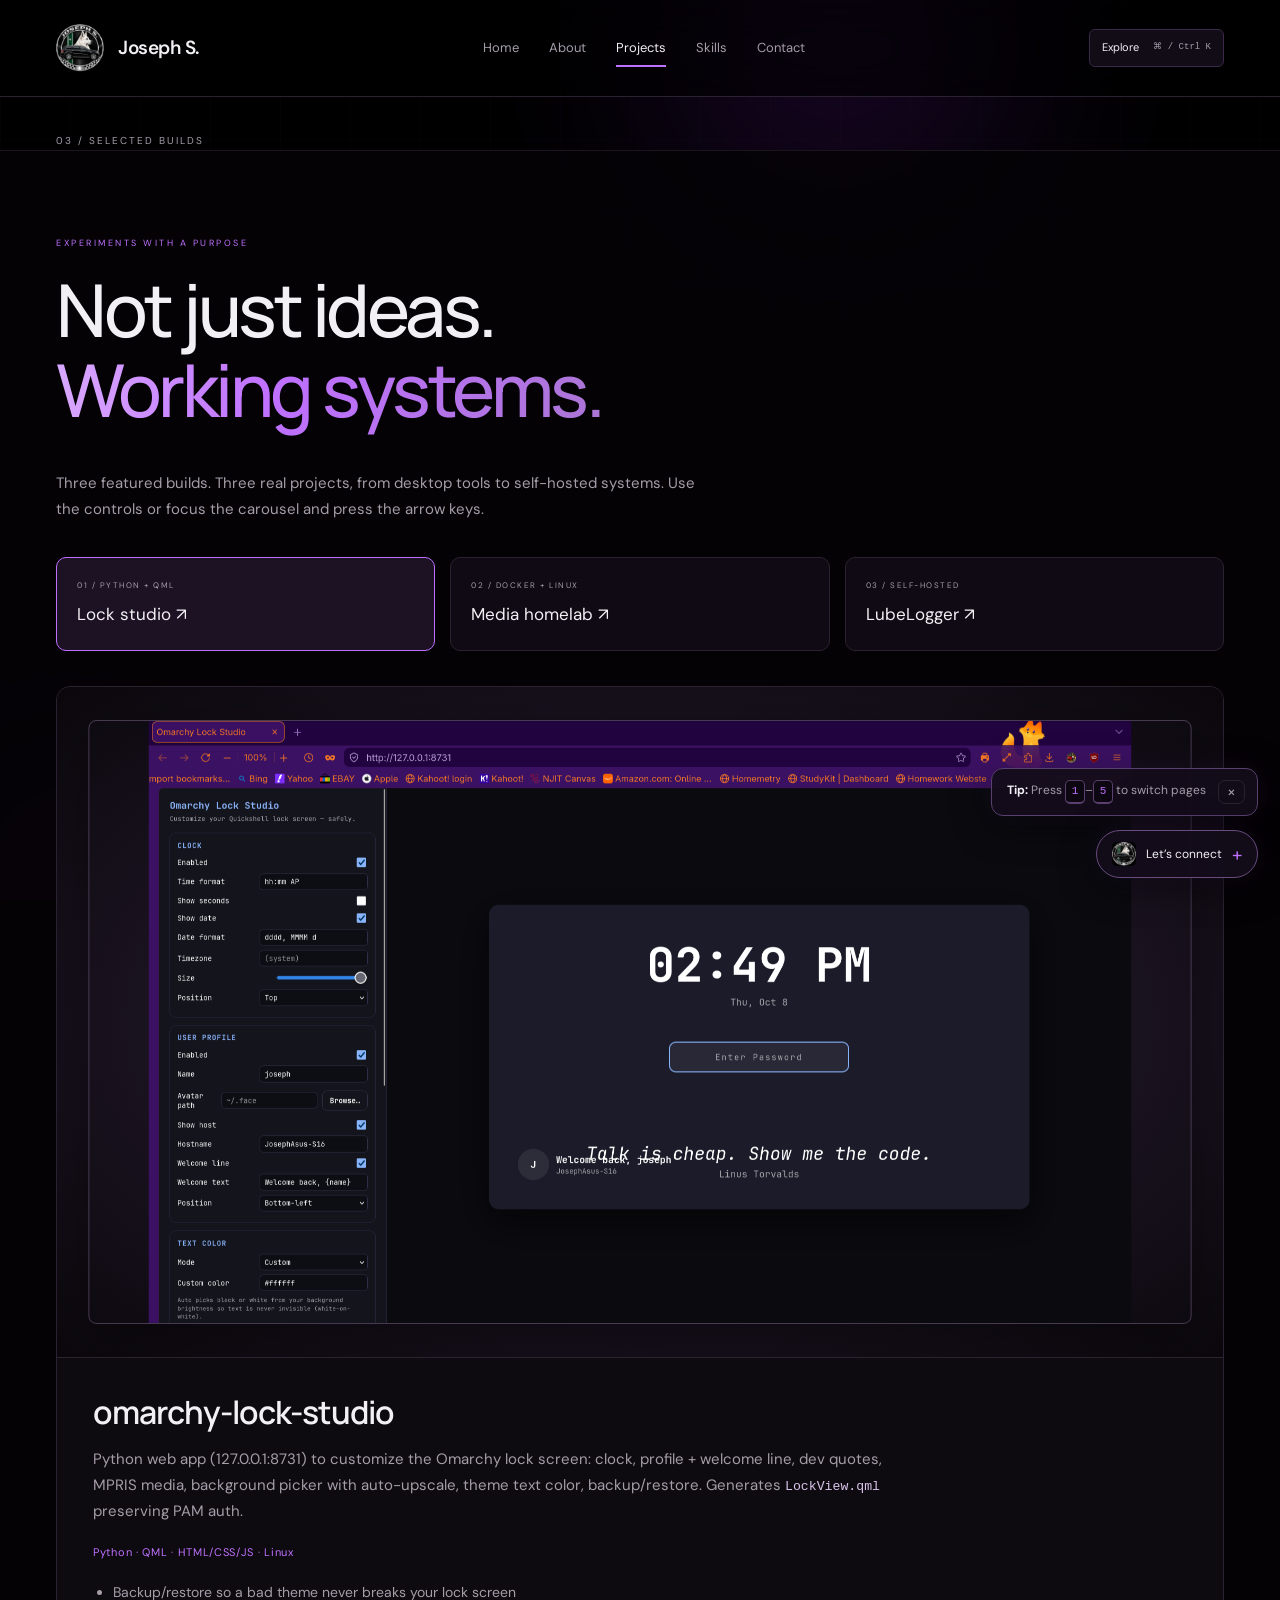
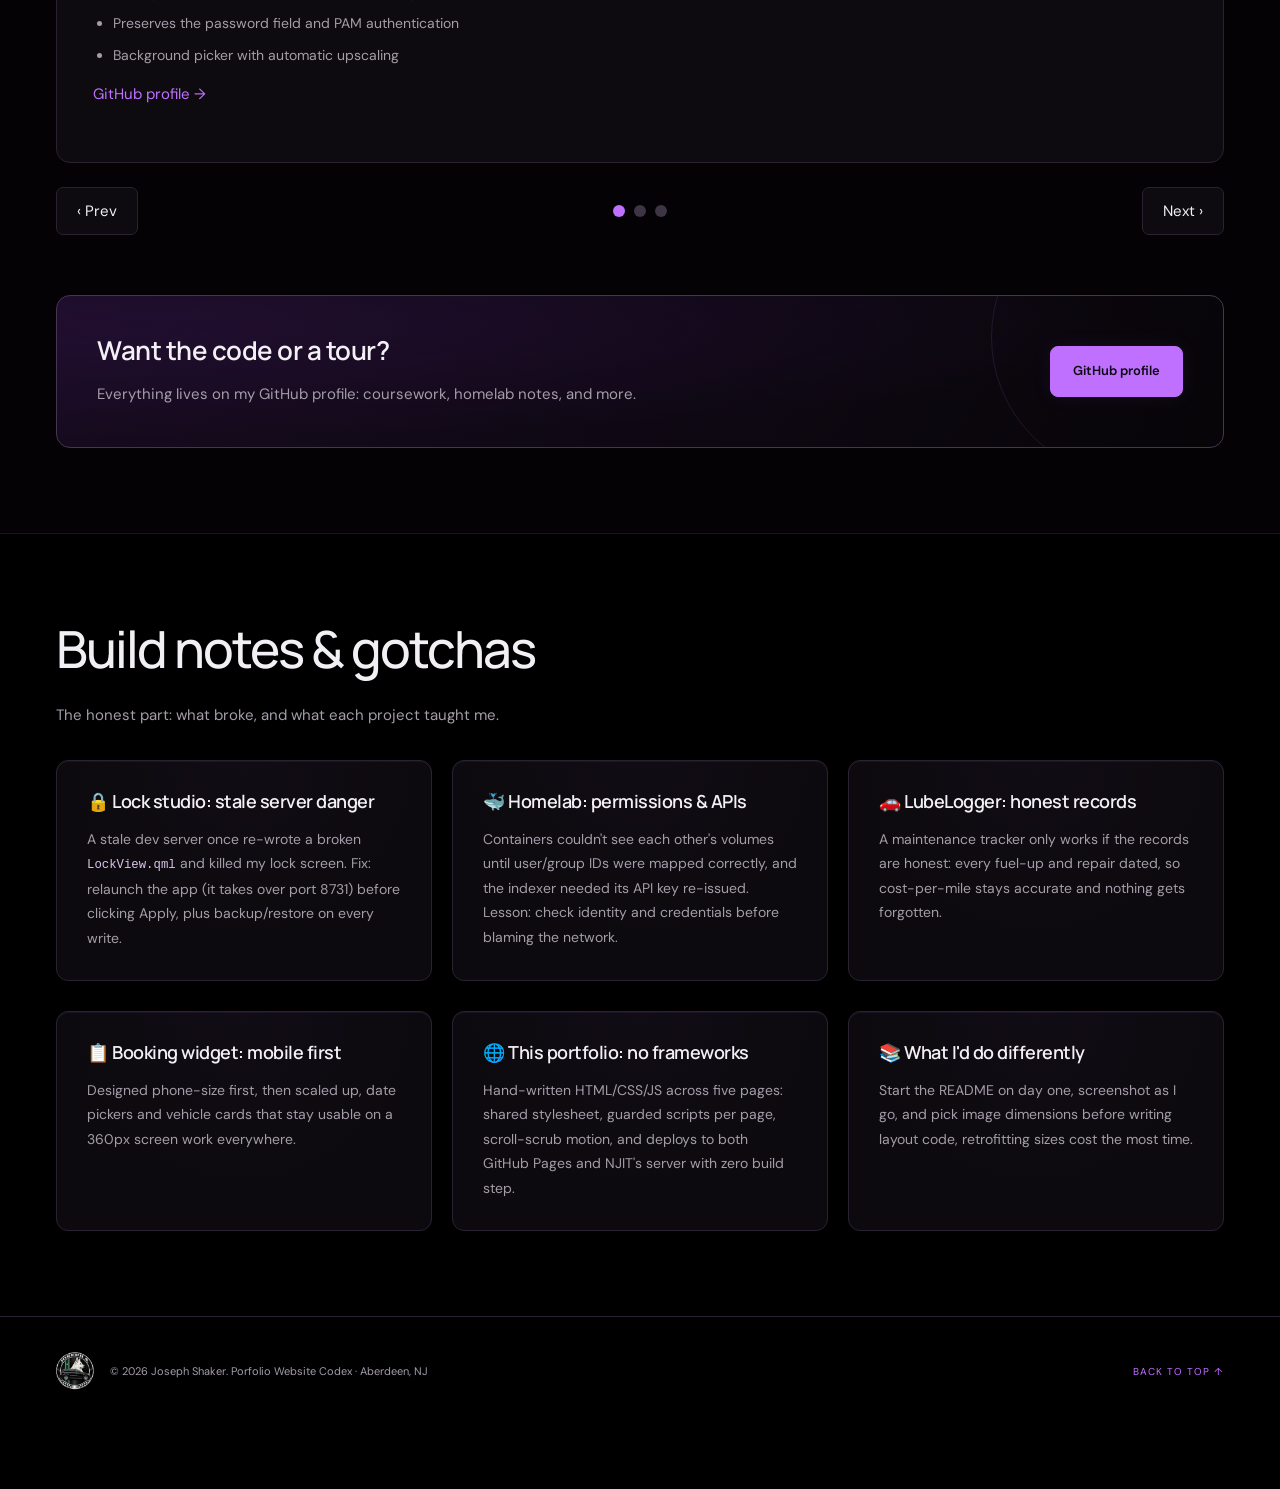
<file: projects.html>
<!DOCTYPE html>
<html lang="en">
<head>
  <meta charset="UTF-8" />
  <meta name="viewport" content="width=device-width, initial-scale=1.0" />
  <meta name="theme-color" content="#000000" />
  <meta name="description" content="Projects by Joseph Shaker, lock screen customizer, Docker homelab, LubeLogger, and this portfolio." />
  <title>Porfolio Website Codex | Projects | Joseph Shaker</title>
  <link rel="icon" href="assets/logo.png" />
  <link rel="stylesheet" href="styles.css" />
</head>
<body id="top">
  <div class="mouse-spotlight" aria-hidden="true"></div>
  <div class="ambient-scene" aria-hidden="true"><div class="ambient-orb orb-a"></div><div class="ambient-orb orb-b"></div><div class="ambient-grid"></div></div>
  <div class="scroll-progress" aria-hidden="true"></div>
  <a class="skip-link" href="#main">Skip to main content</a>

  <header class="site-header">
    <div class="container header-inner">
      <a class="brand" href="index.html" aria-label="Joseph Shaker home"><img class="logo" src="assets/logo.png" alt="Joseph S. logo" width="512" height="512" /><span>Joseph S.</span></a>
      <nav class="site-nav" id="site-nav" aria-label="Primary">
        <ul>
          <li><a href="index.html" class="nav-link">Home</a></li>
          <li><a href="about.html" class="nav-link">About</a></li>
          <li><a href="projects.html" class="nav-link active" aria-current="page">Projects</a></li>
          <li><a href="skills.html" class="nav-link">Skills</a></li>
          <li><a href="contact.html" class="nav-link">Contact</a></li>
        </ul>
      </nav>
      <button class="quick-nav-button" type="button" data-open-command aria-label="Open quick navigation">Explore <kbd>⌘ / Ctrl K</kbd></button>
      <button class="nav-toggle" id="nav-toggle" aria-expanded="false" aria-controls="site-nav" aria-label="Toggle navigation menu">
        <span></span><span></span><span></span>
      </button>
    </div>
  </header>

  <main id="main">
    <div class="page-label container">03 / SELECTED BUILDS</div>
    <section id="projects" class="section section-alt" aria-labelledby="projects-heading">
      <div class="container">
        <div class="section-kicker">EXPERIMENTS WITH A PURPOSE</div><h1 id="projects-heading" class="page-title">Not just ideas.<br><span class="gradient-text">Working systems.</span></h1>
        <p class="section-sub">Three featured builds. Three real projects, from desktop tools to self-hosted systems. Use the controls or focus the carousel and press the arrow keys.</p>

        <nav class="project-picker" aria-label="Select a featured project"><a href="#project-1"><span>01 / PYTHON + QML</span>Lock studio ↗</a><a href="#project-2"><span>02 / DOCKER + LINUX</span>Media homelab ↗</a><a href="#project-3"><span>03 / SELF-HOSTED</span>LubeLogger ↗</a></nav>
        <div class="carousel" id="carousel" tabindex="0" role="region" aria-roledescription="carousel" aria-label="Project showcase">
          <div class="carousel-track" id="carousel-track">
            <article class="project-card carousel-slide" id="project-1" aria-roledescription="slide" aria-label="1 of 3">
              <div class="project-image"><img data-scrub-scale src="assets/lock-studio.png" alt="Screenshot of the omarchy lock screen customizer app" width="1853" height="1135" loading="lazy" /></div>
              <div class="project-body">
                <h3>omarchy-lock-studio</h3>
                <p>Python web app (127.0.0.1:8731) to customize the Omarchy lock screen: clock, profile + welcome line, dev quotes, MPRIS media, background picker with auto-upscale, theme text color, backup/restore. Generates <code>LockView.qml</code> preserving PAM auth.</p>
                <p class="stack">Python · QML · HTML/CSS/JS · Linux</p>
                <ul class="highlights">
                  <li>Backup/restore so a bad theme never breaks your lock screen</li>
                  <li>Preserves the password field and PAM authentication</li>
                  <li>Background picker with automatic upscaling</li>
                </ul>
                <p><a href="https://github.com/Fiercejojo88862" rel="noopener" aria-label="omarchy-lock-studio on my GitHub profile">GitHub profile →</a></p>
              </div>
            </article>
            <article class="project-card carousel-slide" id="project-2" aria-roledescription="slide" aria-label="2 of 3">
              <div class="project-image"><img data-scrub-scale src="assets/homelab.png" alt="Screenshot of Docker homelab containers dashboard" width="941" height="566" loading="lazy" /></div>
              <div class="project-body">
                <h3>Docker Media Homelab</h3>
                <p>Self-hosted media stack with Jellyfin, Radarr, qBittorrent, and Prowlarr. Solved volume permissions, indexer API integration, and container networking on Arch Linux.</p>
                <p class="stack">Docker Compose · Linux · Networking</p>
                <ul class="highlights">
                  <li>Five services running on Arch Linux: Jellyfin, Radarr, qBittorrent, Prowlarr, LubeLogger</li>
                  <li>Fixed volume-permission and indexer-API issues from scratch</li>
                  <li>Private, self-hosted alternative to paid streaming</li>
                </ul>
                <p><a href="https://github.com/Fiercejojo88862" rel="noopener" aria-label="Homelab on my GitHub profile">GitHub profile →</a></p>
              </div>
            </article>
            <article class="project-card carousel-slide" id="project-3" aria-roledescription="slide" aria-label="3 of 3">
              <div class="project-image"><img data-scrub-scale src="assets/lubelogger.png" alt="Screenshot of LubeLogger garage showing my 2011 Mercedes GL450" width="1678" height="1013" loading="lazy" /></div>
              <div class="project-body">
                <h3>LubeLogger: Vehicle Maintenance</h3>
                <p>LubeLogger is a self-hosted vehicle maintenance app: it logs fuel-ups, services, and repairs, tracks costs across every vehicle in the garage, and sends maintenance reminders. I run it on my own hardware, next to my Docker media stack.</p>
                <p class="stack">Self-hosted · Docker · HTML/CSS</p>
                <ul class="highlights">
                  <li>Fuel, service, and cost tracking per vehicle</li>
                  <li>Service history, oil changes, and reminders in one garage view</li>
                  <li>Private by design, no subscriptions, no cloud account</li>
                </ul>
                <p><a href="https://github.com/Fiercejojo88862" rel="noopener" aria-label="LubeLogger setup on my GitHub profile">GitHub profile →</a></p>
              </div>
            </article>
          </div>
          <div class="carousel-controls" hidden>
            <button id="prev-btn" aria-label="Previous project">‹ Prev</button>
            <div class="dots" id="carousel-dots" role="group" aria-label="Choose slide"></div>
            <button id="next-btn" aria-label="Next project">Next ›</button>
          </div>
          <p id="carousel-status" class="sr-only" role="status" aria-live="polite"></p>
        </div>

        <noscript><div class="project-grid-fallback">
          <p class="small-note">Grid view (no JS needed):</p>
          <ul>
            <li><a href="#project-1">omarchy-lock-studio</a>: Python + QML lock customizer</li>
            <li><a href="#project-2">Docker Media Homelab</a>: Jellyfin/Radarr stack</li>
            <li><a href="#project-3">LubeLogger</a>: vehicle maintenance tracking</li>
          </ul>
        </div>
        </noscript>
        <div class="cta-banner">
          <div>
            <h3>Want the code or a tour?</h3>
            <p>Everything lives on my GitHub profile: coursework, homelab notes, and more.</p>
          </div>
          <a class="btn btn-primary" href="https://github.com/Fiercejojo88862" rel="noopener">GitHub profile</a>
        </div>
      </div>
    </section>

    <section class="section" aria-labelledby="notes-heading">
      <div class="container">
        <h2 id="notes-heading">Build notes &amp; gotchas</h2>
        <p class="section-sub">The honest part: what broke, and what each project taught me.</p>
        <div class="card-grid">
          <div class="mini-card">
            <h3>🔒 Lock studio: stale server danger</h3>
            <p>A stale dev server once re-wrote a broken <code>LockView.qml</code> and killed my lock screen. Fix: relaunch the app (it takes over port 8731) before clicking Apply, plus backup/restore on every write.</p>
          </div>
          <div class="mini-card">
            <h3>🐳 Homelab: permissions &amp; APIs</h3>
            <p>Containers couldn't see each other's volumes until user/group IDs were mapped correctly, and the indexer needed its API key re-issued. Lesson: check identity and credentials before blaming the network.</p>
          </div>
          <div class="mini-card">
            <h3>🚗 LubeLogger: honest records</h3>
            <p>A maintenance tracker only works if the records are honest: every fuel-up and repair dated, so cost-per-mile stays accurate and nothing gets forgotten.</p>
          </div>
        </div>
        <div class="card-grid">
          <div class="mini-card">
            <h3>📋 Booking widget: mobile first</h3>
            <p>Designed phone-size first, then scaled up, date pickers and vehicle cards that stay usable on a 360px screen work everywhere.</p>
          </div>
          <div class="mini-card">
            <h3>🌐 This portfolio: no frameworks</h3>
            <p>Hand-written HTML/CSS/JS across five pages: shared stylesheet, guarded scripts per page, scroll-scrub motion, and deploys to both GitHub Pages and NJIT's server with zero build step.</p>
          </div>
          <div class="mini-card">
            <h3>📚 What I'd do differently</h3>
            <p>Start the README on day one, screenshot as I go, and pick image dimensions before writing layout code, retrofitting sizes cost the most time.</p>
          </div>
        </div>
      </div>
    </section>
  </main>

  <footer class="site-footer">
    <div class="container footer-inner">
      <p class="footer-brand"><img class="footer-logo" src="assets/logo.png" alt="Joseph S. logo" width="512" height="512" /><span>© <span id="year"></span> Joseph Shaker. Porfolio Website Codex · Aberdeen, NJ</span></p>
      <p><a href="#top">Back to top ↑</a></p>
    </div>
  </footer>

  <details class="contact-widget" id="contact-widget">
    <summary aria-controls="contact-popover"><img src="assets/logo.png" alt="" width="24" height="24"><span>Let’s connect</span><span class="widget-indicator" aria-hidden="true">+</span></summary>
    <section class="contact-popover digital-card-body" id="contact-popover" aria-labelledby="widget-title">
      <div class="widget-heading"><img src="assets/headshot.jpg" alt="Joseph Shaker" width="48" height="48"><div><h2 id="widget-title">Joseph Shaker</h2><p>Aberdeen, NJ · Student &amp; builder</p></div><button class="widget-close" type="button" aria-label="Close contact card">×</button></div>
      <span class="widget-availability">● Open to internships &amp; collaboration</span>
      <div class="widget-links"><a href="mailto:Josephshaker2020@aol.com">Email <span>↗</span><small>Josephshaker2020@aol.com</small></a><a href="https://github.com/Fiercejojo88862" target="_blank" rel="noopener noreferrer">GitHub <span>↗</span></a><a href="https://www.linkedin.com/in/joseph-shaker-548a49247" target="_blank" rel="noopener noreferrer">LinkedIn <span>↗</span></a></div>
      <div class="widget-qr"><img src="assets/contact-qr.png" alt="Scan to open Joseph’s contact card on your phone" width="456" height="456"><p>Take my details with you.<br><a href="contact-card.html" target="_blank" rel="noopener">Open phone card ↗</a></p></div>
      <a class="btn btn-primary widget-save" href="assets/joseph-shaker.vcf" download>Save contact ↓</a><button class="widget-copy" type="button" data-copy="email">Copy email</button><p class="utility-status" role="status" aria-live="polite"></p>
      <a class="widget-full-contact" href="contact.html">Full contact page ↗</a>
    </section>
  </details>

  <div class="shortcut-hint" id="shortcut-hint" role="status">
    <p><strong>Tip:</strong> Press <kbd>1</kbd>–<kbd>5</kbd> to switch pages</p>
    <button type="button" data-close-hint aria-label="Dismiss shortcut tip">×</button>
  </div>

  <dialog class="command-dialog" id="command-dialog" aria-labelledby="command-title">
    <div class="command-head"><h2 id="command-title">Where to next?</h2><button type="button" data-close-command aria-label="Close quick navigation">×</button></div>
    <label for="command-search" class="sr-only">Search pages</label><input id="command-search" type="search" placeholder="Find a page or project…" autocomplete="off" />
    <nav aria-label="Quick navigation" class="command-links">
      <a href="index.html">01 <span>Home</span> ↗</a><a href="about.html">02 <span>About Joseph</span> ↗</a><a href="projects.html">03 <span>Projects</span> ↗</a><a href="skills.html">04 <span>Skills &amp; tools</span> ↗</a><a href="contact.html">05 <span>Get in touch</span> ↗</a><a href="projects.html#project-1">↳ <span>Lock studio</span> ↗</a><a href="projects.html#project-2">↳ <span>Docker homelab</span> ↗</a><a href="projects.html#project-3">↳ <span>LubeLogger</span> ↗</a>
    </nav><p class="command-empty" hidden>No matches. Try “contact” or “projects”.</p><p class="small-note">Escape to close · Tab to explore · Enter to open</p>
  </dialog>
  <script src="script.js" defer></script>
</body>
</html>
</file>
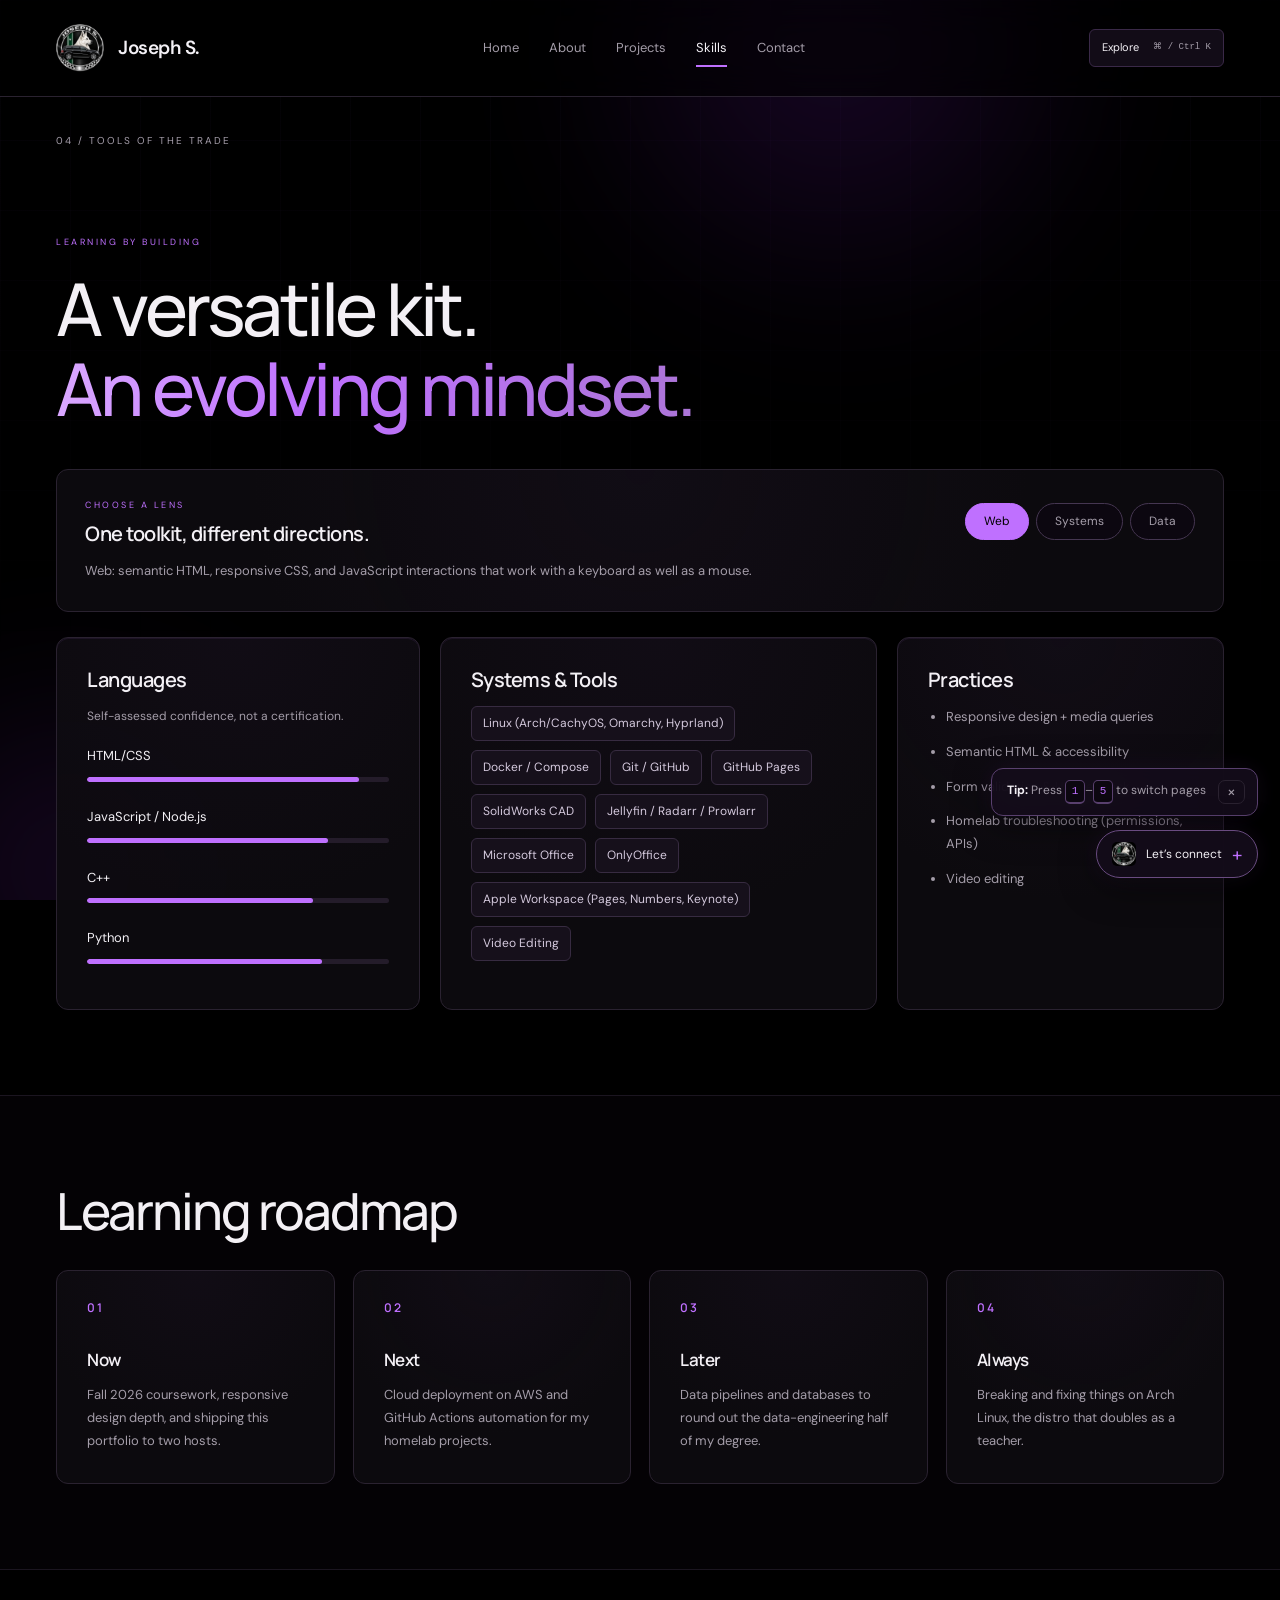
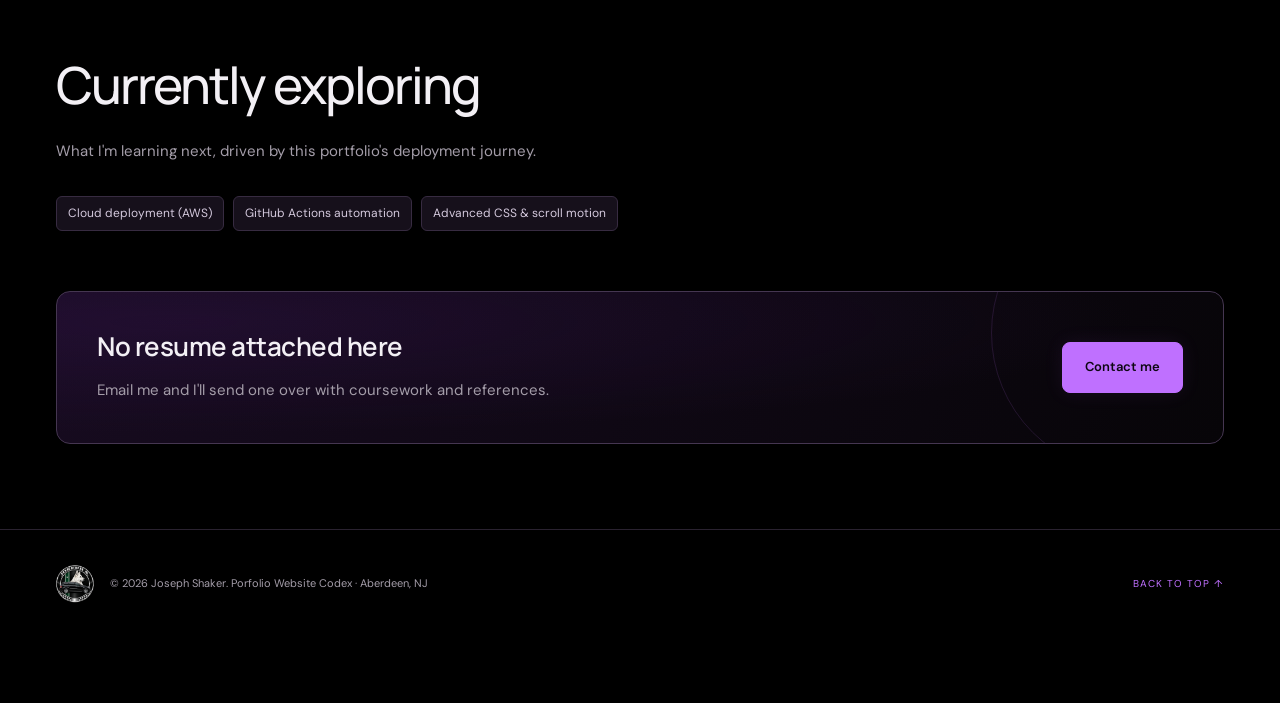
<file: skills.html>
<!DOCTYPE html>
<html lang="en">
<head>
  <meta charset="UTF-8" />
  <meta name="viewport" content="width=device-width, initial-scale=1.0" />
  <meta name="theme-color" content="#000000" />
  <meta name="description" content="Technical skills of Joseph Shaker, languages, systems, tools, and practices." />
  <title>Porfolio Website Codex | Skills | Joseph Shaker</title>
  <link rel="icon" href="assets/logo.png" />
  <link rel="stylesheet" href="styles.css" />
</head>
<body id="top">
  <div class="mouse-spotlight" aria-hidden="true"></div>
  <div class="ambient-scene" aria-hidden="true"><div class="ambient-orb orb-a"></div><div class="ambient-orb orb-b"></div><div class="ambient-grid"></div></div>
  <div class="scroll-progress" aria-hidden="true"></div>
  <a class="skip-link" href="#main">Skip to main content</a>

  <header class="site-header">
    <div class="container header-inner">
      <a class="brand" href="index.html" aria-label="Joseph Shaker home"><img class="logo" src="assets/logo.png" alt="Joseph S. logo" width="512" height="512" /><span>Joseph S.</span></a>
      <nav class="site-nav" id="site-nav" aria-label="Primary">
        <ul>
          <li><a href="index.html" class="nav-link">Home</a></li>
          <li><a href="about.html" class="nav-link">About</a></li>
          <li><a href="projects.html" class="nav-link">Projects</a></li>
          <li><a href="skills.html" class="nav-link active" aria-current="page">Skills</a></li>
          <li><a href="contact.html" class="nav-link">Contact</a></li>
        </ul>
      </nav>
      <button class="quick-nav-button" type="button" data-open-command aria-label="Open quick navigation">Explore <kbd>⌘ / Ctrl K</kbd></button>
      <button class="nav-toggle" id="nav-toggle" aria-expanded="false" aria-controls="site-nav" aria-label="Toggle navigation menu">
        <span></span><span></span><span></span>
      </button>
    </div>
  </header>

  <main id="main">
    <div class="page-label container">04 / TOOLS OF THE TRADE</div>
    <section id="skills" class="section" aria-labelledby="skills-heading">
      <div class="container">
        <div class="section-kicker">LEARNING BY BUILDING</div><h1 id="skills-heading" class="page-title">A versatile kit.<br><span class="gradient-text">An evolving mindset.</span></h1>
        <div class="focus-console"><div><span class="section-kicker">CHOOSE A LENS</span><h3>One toolkit, different directions.</h3></div><div class="focus-controls" aria-label="Explore my skill areas"><button type="button" data-skill-focus="web" aria-pressed="true">Web</button><button type="button" data-skill-focus="systems" aria-pressed="false">Systems</button><button type="button" data-skill-focus="data" aria-pressed="false">Data</button></div><p id="focus-description" role="status">Web: semantic HTML, responsive CSS, and JavaScript interactions that work with a keyboard as well as a mouse.</p></div>
        <div class="skills-grid">
          <div class="skill-group">
            <h3>Languages</h3><p class="small-note">Self-assessed confidence, not a certification.</p>
            <ul class="skill-list">
              <li><span>HTML/CSS</span><div class="bar" role="img" aria-label="HTML CSS proficiency 90 percent"><i style="--w:90%"></i></div></li>
              <li><span>JavaScript / Node.js</span><div class="bar" role="img" aria-label="JavaScript proficiency 80 percent"><i style="--w:80%"></i></div></li>
              <li><span>C++</span><div class="bar" role="img" aria-label="C++ proficiency 75 percent"><i style="--w:75%"></i></div></li>
              <li><span>Python</span><div class="bar" role="img" aria-label="Python proficiency 78 percent"><i style="--w:78%"></i></div></li>
            </ul>
          </div>
          <div class="skill-group">
            <h3>Systems &amp; Tools</h3>
            <ul class="chips">
              <li>Linux (Arch/CachyOS, Omarchy, Hyprland)</li>
              <li>Docker / Compose</li>
              <li>Git / GitHub</li>
              <li>GitHub Pages</li>
              <li>SolidWorks CAD</li>
              <li>Jellyfin / Radarr / Prowlarr</li>
              <li>Microsoft Office</li>
              <li>OnlyOffice</li>
              <li>Apple Workspace (Pages, Numbers, Keynote)</li>
              <li>Video Editing</li>
            </ul>
          </div>
          <div class="skill-group">
            <h3>Practices</h3>
            <ul class="checklist">
              <li>Responsive design + media queries</li>
              <li>Semantic HTML &amp; accessibility</li>
              <li>Form validation &amp; UX feedback</li>
              <li>Homelab troubleshooting (permissions, APIs)</li>
              <li>Video editing</li>
            </ul>
          </div>
        </div>
      </div>
    </section>

    <section class="section section-alt" aria-labelledby="roadmap-heading">
      <div class="container">
        <h2 id="roadmap-heading">Learning roadmap</h2>
        <div class="steps">
          <div class="step">
            <h3>Now</h3>
            <p>Fall 2026 coursework, responsive design depth, and shipping this portfolio to two hosts.</p>
          </div>
          <div class="step">
            <h3>Next</h3>
            <p>Cloud deployment on AWS and GitHub Actions automation for my homelab projects.</p>
          </div>
          <div class="step">
            <h3>Later</h3>
            <p>Data pipelines and databases to round out the data-engineering half of my degree.</p>
          </div>
          <div class="step">
            <h3>Always</h3>
            <p>Breaking and fixing things on Arch Linux, the distro that doubles as a teacher.</p>
          </div>
        </div>
      </div>
    </section>

    <section class="section" aria-labelledby="exploring-heading">
      <div class="container">
        <h2 id="exploring-heading">Currently exploring</h2>
        <p class="section-sub">What I'm learning next, driven by this portfolio's deployment journey.</p>
        <ul class="chips">
          <li>Cloud deployment (AWS)</li>
          <li>GitHub Actions automation</li>
          <li>Advanced CSS &amp; scroll motion</li>
        </ul>
        <div class="cta-banner">
          <div>
            <h3>No resume attached here</h3>
            <p>Email me and I'll send one over with coursework and references.</p>
          </div>
          <a class="btn btn-primary" href="contact.html">Contact me</a>
        </div>
      </div>
    </section>
  </main>

  <footer class="site-footer">
    <div class="container footer-inner">
      <p class="footer-brand"><img class="footer-logo" src="assets/logo.png" alt="Joseph S. logo" width="512" height="512" /><span>© <span id="year"></span> Joseph Shaker. Porfolio Website Codex · Aberdeen, NJ</span></p>
      <p><a href="#top">Back to top ↑</a></p>
    </div>
  </footer>

  <details class="contact-widget" id="contact-widget">
    <summary aria-controls="contact-popover"><img src="assets/logo.png" alt="" width="24" height="24"><span>Let’s connect</span><span class="widget-indicator" aria-hidden="true">+</span></summary>
    <section class="contact-popover digital-card-body" id="contact-popover" aria-labelledby="widget-title">
      <div class="widget-heading"><img src="assets/headshot.jpg" alt="Joseph Shaker" width="48" height="48"><div><h2 id="widget-title">Joseph Shaker</h2><p>Aberdeen, NJ · Student &amp; builder</p></div><button class="widget-close" type="button" aria-label="Close contact card">×</button></div>
      <span class="widget-availability">● Open to internships &amp; collaboration</span>
      <div class="widget-links"><a href="mailto:Josephshaker2020@aol.com">Email <span>↗</span><small>Josephshaker2020@aol.com</small></a><a href="https://github.com/Fiercejojo88862" target="_blank" rel="noopener noreferrer">GitHub <span>↗</span></a><a href="https://www.linkedin.com/in/joseph-shaker-548a49247" target="_blank" rel="noopener noreferrer">LinkedIn <span>↗</span></a></div>
      <div class="widget-qr"><img src="assets/contact-qr.png" alt="Scan to open Joseph’s contact card on your phone" width="456" height="456"><p>Take my details with you.<br><a href="contact-card.html" target="_blank" rel="noopener">Open phone card ↗</a></p></div>
      <a class="btn btn-primary widget-save" href="assets/joseph-shaker.vcf" download>Save contact ↓</a><button class="widget-copy" type="button" data-copy="email">Copy email</button><p class="utility-status" role="status" aria-live="polite"></p>
      <a class="widget-full-contact" href="contact.html">Full contact page ↗</a>
    </section>
  </details>

  <div class="shortcut-hint" id="shortcut-hint" role="status">
    <p><strong>Tip:</strong> Press <kbd>1</kbd>–<kbd>5</kbd> to switch pages</p>
    <button type="button" data-close-hint aria-label="Dismiss shortcut tip">×</button>
  </div>

  <dialog class="command-dialog" id="command-dialog" aria-labelledby="command-title">
    <div class="command-head"><h2 id="command-title">Where to next?</h2><button type="button" data-close-command aria-label="Close quick navigation">×</button></div>
    <label for="command-search" class="sr-only">Search pages</label><input id="command-search" type="search" placeholder="Find a page or project…" autocomplete="off" />
    <nav aria-label="Quick navigation" class="command-links">
      <a href="index.html">01 <span>Home</span> ↗</a><a href="about.html">02 <span>About Joseph</span> ↗</a><a href="projects.html">03 <span>Projects</span> ↗</a><a href="skills.html">04 <span>Skills &amp; tools</span> ↗</a><a href="contact.html">05 <span>Get in touch</span> ↗</a><a href="projects.html#project-1">↳ <span>Lock studio</span> ↗</a><a href="projects.html#project-2">↳ <span>Docker homelab</span> ↗</a><a href="projects.html#project-3">↳ <span>LubeLogger</span> ↗</a>
    </nav><p class="command-empty" hidden>No matches. Try “contact” or “projects”.</p><p class="small-note">Escape to close · Tab to explore · Enter to open</p>
  </dialog>
  <script src="script.js" defer></script>
</body>
</html>
</file>
<file: styles.css>
@import url('https://fonts.googleapis.com/css2?family=DM+Sans:wght@400;500;600;700&family=Manrope:wght@400;500;600;700;800&display=swap');
:root{--bg:#000;--card:#0e0b10;--text:#f3f0f5;--muted:#a49da9;--accent:#bf70ff;--border:#2a2230;--ease:cubic-bezier(.16,1,.3,1);--max:1280px}
*{box-sizing:border-box}html{scroll-behavior:smooth;scroll-padding-top:100px}body{margin:0;background:var(--bg);color:var(--text);font:15px/1.75 'DM Sans',system-ui,sans-serif}h1,h2,h3{font-family:'Manrope',system-ui,sans-serif;line-height:1.15}h1{font-size:clamp(58px,6.6vw,98px);font-weight:500;letter-spacing:-5px;margin:25px 0}h2{font-size:clamp(32px,4vw,56px);font-weight:500;letter-spacing:-2px;margin:0 0 24px}h3{font-size:20px;font-weight:600;letter-spacing:-.5px;margin:0 0 15px}p{margin:0 0 18px;color:var(--muted)}strong{color:var(--text)}a{color:var(--accent);text-decoration:none;text-underline-offset:5px}a:hover{text-decoration:underline}button,input,textarea{font:inherit}button{cursor:pointer}button,a,input,textarea,summary,[tabindex]{-webkit-tap-highlight-color:transparent}a:focus-visible,button:focus-visible,input:focus-visible,textarea:focus-visible,summary:focus-visible,[tabindex]:focus-visible{outline:3px solid var(--accent);outline-offset:5px}img{max-width:100%;display:block}.container{width:calc(100% - 112px);max-width:var(--max);margin:auto}.sr-only{position:absolute;width:1px;height:1px;padding:0;margin:-1px;overflow:hidden;clip-path:inset(50%);white-space:nowrap;border:0}.skip-link{position:fixed;top:-100px;left:24px;z-index:110;background:var(--accent);color:#000;padding:10px 20px;border-radius:6px}.skip-link:focus{top:12px}.scroll-progress{position:fixed;top:0;left:0;height:3px;width:100%;transform:scaleX(0);transform-origin:left;background:var(--accent);z-index:100;pointer-events:none}
.site-header{position:sticky;top:0;z-index:50;background:#000e;border-bottom:1px solid var(--border);backdrop-filter:blur(18px);-webkit-backdrop-filter:blur(18px)}.header-inner{display:flex;justify-content:space-between;align-items:center;height:96px;transition:height .6s var(--ease)}.site-header.scrolled .header-inner{height:66px}.brand{display:flex;align-items:center;gap:14px;color:var(--text);font-size:19px;font-weight:600;letter-spacing:-.5px}.brand:hover{text-decoration:none}.logo{width:48px;height:48px;object-fit:contain;border-radius:10px;transition:width .6s var(--ease),height .6s var(--ease)}.scrolled .logo{width:38px;height:38px}.site-nav ul{display:flex;gap:30px;margin:0;padding:0;list-style:none}.nav-link{display:block;font-size:13px;color:var(--muted);padding:9px 0;position:relative}.nav-link.active,.nav-link:hover{color:var(--text);text-decoration:none}.nav-link.active:after{content:'';position:absolute;bottom:1px;left:0;right:0;height:2px;background:var(--accent)}.nav-toggle{display:none;background:transparent;border:1px solid var(--border);border-radius:8px;padding:8px;color:var(--accent)}.nav-toggle span{width:23px;height:2px;background:currentColor;display:block;margin:5px}.page-label{font-size:10px;letter-spacing:2px;color:var(--muted);padding-top:35px}.hero{padding:60px 0 80px;position:relative;overflow:hidden}.hero:before{content:'';position:absolute;right:-150px;top:-150px;width:700px;height:700px;background:radial-gradient(ellipse,#25133388,transparent 65%);pointer-events:none}.hero-grid{display:grid;grid-template-columns:1.5fr .85fr;gap:70px;align-items:center}.hero h1 span{color:var(--accent)}.eyebrow{font-size:10px;letter-spacing:2px;color:var(--muted);display:flex;align-items:center;gap:12px}.status-dot{height:7px;width:7px;background:var(--accent);border-radius:50%;box-shadow:0 0 15px #bf70ff44}.subtitle{color:var(--accent);font-size:17px;min-height:32px}.caret{animation:blink 1s steps(1) infinite}@keyframes blink{50%{opacity:0}}.lede{font-size:17px;line-height:1.85;max-width:55ch}.hero-actions{display:flex;gap:12px;flex-wrap:wrap;margin:30px 0}.btn{display:inline-flex;align-items:center;justify-content:center;padding:13px 22px;border:1px solid var(--border);border-radius:8px;font-size:13px;font-weight:600;transition:background .25s,transform .25s}.btn:hover{text-decoration:none;transform:translateY(-2px)}.btn-primary{background:var(--accent);color:#0d0712;border-color:var(--accent)}.btn-primary:hover{background:#ce90ff}.btn-ghost{color:var(--text);background:#0e0b10}.hero-meta{padding:0;list-style:none;font-size:11px;color:var(--muted);display:flex;flex-wrap:wrap;gap:8px 20px;max-width:500px}.hero-card{border:1px solid #3b3142;background:#110d15;border-radius:16px;padding:14px 14px 24px;position:relative;transform:translateY(var(--parallax,0px)) rotate(2deg);box-shadow:0 24px 70px #0008}.portrait-frame{overflow:hidden;border-radius:9px}.headshot{width:100%;aspect-ratio:1/1.08;object-fit:cover;object-position:center 25%;transform:scale(var(--scrub-scale,1));transition:transform .15s linear}.portrait-label{display:block;font-size:8px;letter-spacing:2px;color:var(--accent);margin:20px 12px 12px}.hero-card-name{font-family:'Manrope',sans-serif;font-size:23px;letter-spacing:-.8px;color:var(--text);margin:0 12px 3px}.hero-card-role{font-size:12px;margin:0 12px 15px}.hero-card-tags{display:flex;gap:7px;flex-wrap:wrap;margin:0 12px}.hero-card-tags span{font-size:10px;border:1px solid #3a2e44;border-radius:5px;padding:3px 10px;color:var(--accent)}.ticker{overflow:hidden;border-block:1px solid var(--border);padding:20px 0;background:#070508}.ticker-track{display:flex;width:max-content;animation:ticker 45s linear infinite;gap:40px}.ticker-track span{font-family:'Manrope',sans-serif;font-size:13px;color:var(--muted);white-space:nowrap;letter-spacing:.5px}.ticker-track span:before{content:'✦';color:var(--accent);margin-right:40px}.ticker:hover .ticker-track,.ticker:focus .ticker-track,.ticker:focus-within .ticker-track{animation-play-state:paused}@keyframes ticker{to{transform:translateX(-50%)}}
.section{padding:85px 0}.section-alt{background:#060407;border-block:1px solid #1b1520}.section-sub{max-width:65ch;margin-bottom:32px}.stats-band{display:grid;grid-template-columns:repeat(4,1fr);border:1px solid var(--border);border-radius:12px;overflow:hidden;margin-top:30px;background:var(--card)}.stat{padding:32px;border-right:1px solid var(--border)}.stat:last-child{border:0}.stat b{display:block;font-family:'Manrope',sans-serif;font-size:62px;line-height:1.25;font-weight:500;letter-spacing:-3px;color:var(--accent)}.stat span{font-size:12px;color:var(--muted)}.feature-grid,.card-grid{display:grid;grid-template-columns:repeat(3,minmax(0,1fr));gap:20px;margin-top:30px}.feature-card{border:1px solid var(--border);border-radius:12px;background:var(--card);overflow:hidden;transition:border-color .3s,transform .5s var(--ease)}.feature-card:hover{transform:translateY(-5px);border-color:#594767}.feature-card img{width:100%;aspect-ratio:16/10;object-fit:cover;object-position:top;transform:scale(calc(var(--scrub-scale,1) + var(--hover-scale,0)));transition:transform .4s var(--ease)}.feature-card:hover img{--hover-scale:.04}.feature-card>div{position:relative;padding:25px;background:var(--card);border-top:1px solid var(--border)}.feature-card h3{font-size:19px}.feature-card p{font-size:13px;margin-bottom:16px}.feature-card p:last-child{margin:0}.feature-card a{display:inline-block;padding:6px 0}.mini-card,.info-card,.skill-group,.step{padding:30px;background:var(--card);border:1px solid var(--border);border-radius:12px}.mini-card{transition:border-color .3s}.mini-card:hover{border-color:#524160}.mini-card p{font-size:14px}.mini-card p:last-child{margin-bottom:0}.mini-card h3{font-size:18px}.steps{display:grid;grid-template-columns:repeat(4,minmax(0,1fr));gap:18px;counter-reset:step;margin-top:30px}.steps-3{grid-template-columns:repeat(3,minmax(0,1fr))}.step{counter-increment:step}.step h3{font-size:17px}.step h3:before{content:counter(step,decimal-leading-zero);display:block;color:var(--accent);font-size:12px;letter-spacing:2px;margin-bottom:35px}.step p{font-size:13px;margin:0}.mt{margin-top:70px}.cta-banner{margin-top:60px;border:1px solid #453651;border-radius:14px;padding:40px;background:linear-gradient(120deg,#1b1123,#070508);display:flex;justify-content:space-between;align-items:center;gap:30px}.cta-banner h3{font-size:26px;max-width:620px}.cta-banner p{margin:0;max-width:60ch}.cta-banner .btn{flex-shrink:0}.two-col{display:grid;grid-template-columns:1.25fr .85fr;gap:70px;align-items:start}.info-card h3{font-size:23px}.info-card ul{padding-left:18px;color:var(--muted)}.info-card li{margin:12px 0}.timeline{margin-top:35px;display:grid;gap:0}.timeline-item{padding:18px 0 18px 23px;border-left:1px solid #473556;position:relative;color:var(--muted)}.timeline-item:before{content:'';position:absolute;left:-4px;top:29px;width:7px;height:7px;border-radius:50%;background:var(--accent)}.timeline-item span{display:block;color:var(--accent);font-size:22px;font-weight:500}.story p{font-size:19px;line-height:1.9;max-width:82ch}
.carousel{position:relative}.carousel:focus-visible{border-radius:12px}.carousel-track{display:grid;gap:25px}.project-card{border:1px solid var(--border);border-radius:14px;overflow:hidden;background:var(--card);scroll-margin-top:110px}.project-image{background:#09070a;overflow:hidden;border-bottom:1px solid var(--border);padding:24px}.project-image img{width:100%;height:auto;max-height:600px;object-fit:contain;transform:scale(calc(var(--scrub-scale,1) + var(--hover-scale,0)));transition:transform .4s var(--ease)}.project-image:hover img{--hover-scale:.025}.project-body{padding:36px;max-width:1000px}.project-body h3{font-size:32px;letter-spacing:-1px}.project-body p{max-width:80ch}.stack{font-size:11px;color:var(--accent);letter-spacing:.7px}.highlights{padding-left:20px;color:var(--muted);font-size:14px}.highlights li{margin:7px 0}.carousel-controls{display:flex;justify-content:space-between;align-items:center;gap:15px;margin:24px 0}.carousel-controls[hidden],.project-card[hidden]{display:none}.carousel-controls>button{padding:10px 20px;background:var(--card);border:1px solid var(--border);border-radius:7px;color:var(--text)}.dots{display:flex;gap:9px}.dots button{height:12px;width:12px;border:0;border-radius:50%;background:#3d3444;padding:0;position:relative}.dots button:before{content:'';position:absolute;inset:-10px}.dots button[aria-pressed=true]{background:var(--accent)}.project-grid-fallback{padding:25px;background:var(--card);border:1px solid var(--border);border-radius:12px}.small-note{font-size:12px;color:var(--muted)}code{font-size:.88em;overflow-wrap:anywhere;color:#d9c4ea}
.skills-grid{display:grid;grid-template-columns:1fr 1.2fr .9fr;gap:20px}.skill-list{list-style:none;padding:0;display:grid;gap:24px}.skill-list span{font-size:13px;display:block;margin-bottom:9px}.bar{height:5px;border-radius:4px;background:#241c2a;overflow:hidden}.bar i{display:block;width:var(--w);height:100%;background:var(--accent);border-radius:4px;transition:width 1.5s var(--ease)}.motion-ready .skill-list li:not(.visible) .bar i{width:0}.chips{display:flex;gap:9px;flex-wrap:wrap;list-style:none;padding:0}.chips li{padding:6px 11px;border:1px solid #372b41;border-radius:6px;font-size:12px;color:#d4c9dd;background:#16101b}.checklist{padding-left:18px;color:var(--muted);font-size:13px}.checklist li{margin:12px 0}.contact-list{list-style:none;padding:0;display:grid;gap:13px;margin:30px 0}.contact-list a{overflow-wrap:anywhere}.heading-row{display:flex;gap:20px;align-items:center;margin-bottom:30px}.heading-row h2{font-size:64px;margin:0}.heading-logo{width:64px;height:64px;border-radius:10px;object-fit:contain}.badge{display:inline-flex;align-items:center;gap:7px;padding:7px 12px;border:1px solid #443450;background:#191020;color:var(--accent);font-size:11px;border-radius:20px}.contact-form{background:var(--card);border:1px solid var(--border);border-radius:14px;padding:32px}.form-note{font-size:12px}.field{display:grid;gap:8px;margin-bottom:14px}label{font-size:12px;color:var(--text)}input,textarea{width:100%;background:#040205;border:1px solid #3f3348;border-radius:7px;color:var(--text);padding:12px 14px}textarea{resize:vertical;min-height:130px}input[aria-invalid=true],textarea[aria-invalid=true]{border-color:#fa9f9f}.error{min-height:18px;color:#fa9f9f;font-size:11px}#form-status{margin:18px 0 0;color:var(--accent);font-size:12px}.contact-form .btn{width:100%}.faq{margin-top:80px;max-width:var(--max)}.faq details{border-bottom:1px solid var(--border);padding:22px 0}.faq summary{cursor:pointer;color:var(--text);font-size:17px;list-style:none;display:flex;justify-content:space-between;gap:20px}.faq summary::-webkit-details-marker{display:none}.faq summary:after{content:'+';color:var(--accent);font-size:25px;line-height:1}.faq details[open] summary:after{content:'−'}.faq details p{max-width:80ch;margin:18px 0 0}.site-footer{border-top:1px solid var(--border);padding:35px 0}.footer-inner{display:flex;justify-content:space-between;gap:25px;align-items:center}.footer-inner p{margin:0;font-size:11px}.footer-brand{display:flex;align-items:center;gap:16px}.footer-logo{width:38px;height:38px;object-fit:contain;border-radius:8px;flex-shrink:0}.site-footer a{font-size:10px;letter-spacing:1px;text-transform:uppercase}
.motion-ready .reveal{opacity:0;transform:translateY(32px);transition:opacity .95s var(--ease),transform .95s var(--ease)}.motion-ready .reveal.visible{opacity:1;transform:none}.motion-ready .hero-text>*{animation:rise .9s var(--ease) both}.motion-ready .hero-text>*:nth-child(2){animation-delay:.08s}.motion-ready .hero-text>*:nth-child(3){animation-delay:.16s}.motion-ready .hero-text>*:nth-child(4){animation-delay:.24s}.motion-ready .hero-text>*:nth-child(5){animation-delay:.32s}.motion-ready .hero-text>*:nth-child(6){animation-delay:.4s}@keyframes rise{from{opacity:0;transform:translateY(26px)}to{opacity:1;transform:none}}
@media(min-width:1600px){:root{--max:1420px}.hero{padding:90px 0 110px}h1{font-size:110px}.hero-grid{gap:110px}}
@media(max-width:1100px){.container{width:calc(100% - 72px)}.hero-grid{gap:40px;grid-template-columns:1.3fr .8fr}h1{font-size:70px}.two-col{gap:35px}.skills-grid{grid-template-columns:1fr 1fr}.skill-group:last-child{grid-column:1/-1}.steps{grid-template-columns:repeat(2,minmax(0,1fr))}.steps-3{grid-template-columns:repeat(3,minmax(0,1fr))}.mini-card,.skill-group,.step{padding:24px}.hero-meta{display:grid}.feature-card>div{padding:20px}}
@media(max-width:800px){.container{width:calc(100% - 48px)}.header-inner{height:80px}.js .nav-toggle{display:block}.js .site-nav{display:none;position:absolute;top:100%;left:0;right:0;background:#08050b;border-bottom:1px solid var(--border);padding:20px 24px}.js .site-nav.open{display:block}.js .site-nav ul{display:grid;gap:10px}.site-nav ul{gap:14px}.nav-link{font-size:12px}.brand{font-size:16px;gap:8px}.logo{width:38px;height:38px}.hero-grid{grid-template-columns:1fr 1fr;gap:25px}h1{font-size:54px;letter-spacing:-3px}.lede{font-size:14px}.subtitle{font-size:13px}.eyebrow{font-size:8px;letter-spacing:1px}.hero-card-name{font-size:19px}.hero-card-role{font-size:10px}.portrait-label{font-size:7px;letter-spacing:1px}.feature-grid,.card-grid{grid-template-columns:repeat(2,minmax(0,1fr))}.feature-card:last-child,.mini-card:last-child:nth-child(odd){grid-column:1/-1}.feature-card:last-child img{max-height:280px}.two-col{grid-template-columns:1fr}.info-card{max-width:600px}.stats-band{grid-template-columns:repeat(2,1fr)}.stat:nth-child(2){border-right:0}.stat:nth-child(-n+2){border-bottom:1px solid var(--border)}.steps-3{grid-template-columns:1fr}.cta-banner{padding:30px}.project-body{padding:28px}.section{padding:65px 0}}
@media(max-width:560px){.container{width:calc(100% - 36px)}.page-label{padding-top:25px;font-size:8px}.hero{padding:40px 0 55px}.hero-grid,.two-col,.feature-grid,.card-grid,.skills-grid,.steps,.stats-band{grid-template-columns:1fr}.hero-grid{gap:40px}h1{font-size:58px;letter-spacing:-3px}h2{font-size:36px}.hero-card{max-width:350px;width:100%;margin:auto;transform:translateY(var(--parallax,0px)) rotate(1deg)}.hero-card-name{font-size:23px}.hero-card-role{font-size:12px}.portrait-label{font-size:8px}.lede{font-size:15px}.subtitle{font-size:14px}.hero-meta{font-size:10px}.feature-card:last-child,.mini-card:last-child:nth-child(odd),.skill-group:last-child{grid-column:auto}.stat{display:flex;align-items:center;gap:28px;border-right:0;border-bottom:1px solid var(--border);padding:20px 28px}.stat b{min-width:80px;font-size:48px}.stat span{font-size:13px}.cta-banner{display:block;padding:25px}.cta-banner .btn{margin-top:25px}.cta-banner h3{font-size:23px}.project-image{padding:10px}.project-body{padding:23px}.project-body h3{font-size:25px}.contact-form{padding:24px}.heading-row h2{font-size:48px}.heading-logo{width:48px;height:48px}.footer-inner{flex-wrap:wrap}.site-nav ul{flex-wrap:wrap;gap:8px 16px}.site-nav{max-width:240px}.js .site-nav{max-width:none}.site-header:not(.scrolled) .header-inner{height:auto;min-height:80px;padding-block:15px}.js .site-header:not(.scrolled) .header-inner{height:80px;padding-block:0}.section{padding:50px 0}.story p{font-size:16px}}
@media(prefers-reduced-motion:reduce){html{scroll-behavior:auto}*,*:before,*:after{animation:none!important;transition:none!important}.motion-ready .reveal{opacity:1;transform:none}.hero-card{transform:none}.headshot,.project-image img,.feature-card img{transform:none!important}.motion-ready .skill-list li:not(.visible) .bar i{width:var(--w)}.ticker-track{animation:none;flex-wrap:wrap;width:auto;gap:15px}.ticker-track span:before{margin-right:15px}.ticker-track span:nth-child(n+13){display:none}}

/* A luminous visual layer, built entirely with CSS. */
body{isolation:isolate}.ambient-scene{position:fixed;inset:0;z-index:-1;overflow:hidden;pointer-events:none;background:#000}.ambient-orb{position:absolute;border-radius:50%;filter:blur(75px);opacity:.35;animation:aurora-drift 22s ease-in-out infinite alternate;will-change:transform}.orb-a{width:650px;height:650px;top:-280px;left:40%;background:radial-gradient(circle,#4f177b,transparent 65%)}.orb-b{width:500px;height:500px;bottom:-220px;left:-180px;background:radial-gradient(circle,#4c1b73,transparent 65%);animation-delay:-11s}.ambient-grid{position:absolute;inset:0;background-image:linear-gradient(#7a45a40a 1px,transparent 1px),linear-gradient(90deg,#7a45a40a 1px,transparent 1px);background-size:70px 70px;mask-image:linear-gradient(#000,transparent 75%)}@keyframes aurora-drift{to{transform:translate(100px,80px) scale(1.15)}}.site-header{background:#0009}.section-alt{background:#050307d9}.hero{overflow:hidden;padding-bottom:100px}.hero:before{display:none}.hero-grid{grid-template-columns:1.45fr .85fr;gap:80px}.hero h1{font-size:clamp(52px,5.5vw,84px);line-height:1.06;letter-spacing:-4.5px;max-width:820px}.hero h1 span,.gradient-text{background:linear-gradient(100deg,#daaaff,#bf70ff 40%,#ab75d6);background-clip:text;-webkit-background-clip:text;color:transparent}.hero-signature{font-size:10px;letter-spacing:3px;color:#d7cfdd;display:flex;gap:20px;align-items:center;margin-bottom:28px}.hero-signature span{color:var(--accent);font-size:20px}.hero-visual{position:relative;padding:25px 12px 20px;min-width:0}.hero-orbit{position:absolute;border:1px solid #bf70ff38;border-radius:50%;pointer-events:none}.orbit-outer{inset:0 -40px;transform:rotate(-25deg);animation:orbit-turn 40s linear infinite}.orbit-inner{inset:30px -65px;border-style:dashed;transform:rotate(25deg)}.orbit-outer:after{content:'';position:absolute;left:12%;top:12%;width:10px;height:10px;background:var(--accent);border-radius:50%;box-shadow:0 0 25px #bf70ff}.hero-card{box-shadow:0 20px 100px #521e7b26;transform:translateY(var(--parallax,0px)) rotate(calc(2deg + var(--tilt-y,0deg))) rotateX(var(--tilt-x,0deg));transition:transform .4s var(--ease);z-index:1}.floating-label{position:absolute;z-index:3;border:1px solid #594966;background:#0e0912dd;backdrop-filter:blur(10px);border-radius:30px;padding:9px 15px;font-size:8px;letter-spacing:1px;color:var(--accent)}.label-top{top:0;right:-10px;animation:float-label 5s ease-in-out infinite}.terminal-badge{position:relative;z-index:2;display:flex;align-items:center;gap:12px;border:1px solid #463355;border-radius:8px;background:#0c0810ed;padding:13px 16px;margin:-7px -15px 0 15px;transform:rotate(-2deg);box-shadow:0 10px 35px #0008}.terminal-badge code{font-size:10px;color:#cfbdde}.terminal-dot{width:6px;height:6px;border-radius:50%;background:var(--accent);flex-shrink:0}@keyframes orbit-turn{to{transform:rotate(335deg)}}@keyframes float-label{50%{transform:translateY(-9px)}}.section-kicker{color:var(--accent);font-size:9px;letter-spacing:2.5px;margin-bottom:18px}.page-title{font-size:clamp(45px,5.7vw,85px);line-height:1.1;letter-spacing:-3.5px;margin:0 0 40px}.section>.container>h2{max-width:1000px}.mini-card,.step,.skill-group,.feature-card,.info-card,.contact-form,.focus-console{position:relative;background:radial-gradient(circle at var(--pointer-x,50%) var(--pointer-y,0%),#2c183b28,transparent 65%),#0e0b10e8}.mini-card:before,.step:after,.skill-group:before{content:'';position:absolute;inset:0;border-radius:inherit;pointer-events:none;box-shadow:inset 0 1px 0 #b773ec15}.mini-card:hover,.step:hover,.skill-group:hover{border-color:#63457b}.stat b{text-shadow:0 0 45px #bf70ff25}.stat{background:linear-gradient(140deg,#150e1a,#0a080c)}.cta-banner{background:radial-gradient(ellipse at 10% 20%,#3f185e44,transparent 65%),linear-gradient(120deg,#170b20,#070508);position:relative;overflow:hidden}.cta-banner:before{content:'';position:absolute;right:-50px;top:-100px;width:280px;height:280px;border:1px solid #bf70ff22;border-radius:50%;pointer-events:none}.btn-primary{box-shadow:0 0 20px #bf70ff15}.btn-primary:hover{box-shadow:0 0 30px #bf70ff40}.project-picker{display:grid;grid-template-columns:repeat(3,1fr);gap:15px;margin:35px 0}.project-picker a{display:block;border:1px solid var(--border);border-radius:10px;padding:20px;background:#0f0a13;color:var(--text);font-size:17px;transition:border-color .3s,background .3s}.project-picker a span{display:block;color:var(--muted);font-size:8px;letter-spacing:1.5px;margin-bottom:8px}.project-picker a:hover,.project-picker a[aria-current=true]{text-decoration:none;border-color:var(--accent);background:#1c1224}.project-card:not([hidden]){animation:project-enter .55s var(--ease)}@keyframes project-enter{from{opacity:.3;transform:translateY(12px)}to{opacity:1;transform:none}}.project-image{background:radial-gradient(ellipse at center,#30223b,#0b080d);padding:35px}.project-image img{border:1px solid #463a50;border-radius:8px;box-shadow:0 15px 60px #0007}.focus-console{display:grid;grid-template-columns:1fr auto;gap:15px 30px;border:1px solid var(--border);border-radius:12px;padding:28px;margin-bottom:25px}.focus-console .section-kicker{display:block;margin-bottom:9px}.focus-console h3{margin:0}.focus-console>p{grid-column:1/-1;max-width:90ch;font-size:13px;margin:0}.focus-controls{display:flex;align-items:center;gap:7px}.focus-controls button{background:#0c0710;border:1px solid #453651;border-radius:20px;padding:7px 18px;color:var(--muted);font-size:12px}.focus-controls button[aria-pressed=true]{background:var(--accent);color:#000;border-color:var(--accent)}.timeline-item span{font-size:35px;letter-spacing:-1px}.timeline-item{transition:background .3s,padding .3s}.timeline-item:hover{background:#bf70ff08;padding-left:30px}.heading-row{align-items:start;gap:25px}.heading-row .page-title{font-size:clamp(42px,4.8vw,70px);letter-spacing:-3px;margin:0}.heading-logo{margin-top:8px;flex-shrink:0}.connection-panel{margin-top:75px;display:grid;grid-template-columns:1.3fr .7fr;gap:60px;padding:50px;border:1px solid #4a3659;border-radius:18px;background:radial-gradient(ellipse at 0% 0%,#2d154077,transparent 65%),#0c090f}.connection-copy p{max-width:62ch}.connection-actions{display:flex;gap:10px;flex-wrap:wrap}.connection-actions .btn{font-size:11px;padding:12px 17px}.qr-card{align-self:center;background:#fff;border:8px solid #fff;border-radius:14px;color:#1c1025;text-align:center;padding:12px;box-shadow:0 0 60px #bf70ff18}.qr-card img{width:100%;height:auto;max-width:300px;margin:auto;image-rendering:pixelated}.qr-card p{font-size:8px;letter-spacing:1.5px;color:#2e2336;margin:10px 0}.qr-card a{font-size:11px;color:#3a1a54}.utility-status{min-height:22px;margin:15px 0 0;color:var(--accent);font-size:12px}.quick-nav-button{border:1px solid #3a2948;border-radius:6px;background:#120c17;color:var(--text);font-size:11px;padding:8px 12px;display:flex;gap:14px;align-items:center}.quick-nav-button kbd{font-size:9px;color:var(--muted)}.command-dialog{position:fixed;width:min(560px,calc(100% - 32px));max-height:85vh;border:1px solid #574168;border-radius:16px;padding:26px;color:var(--text);background:#0c0810ef;backdrop-filter:blur(30px);box-shadow:0 30px 120px #000;overflow:auto}.command-dialog::backdrop{background:#000b;backdrop-filter:blur(8px)}.command-head{display:flex;justify-content:space-between;align-items:center;gap:20px}.command-head h2{font-size:28px;letter-spacing:-1px;margin:0 0 22px}.command-head button{border:0;background:transparent;color:var(--accent);font-size:30px;align-self:start}.command-dialog input{margin-bottom:17px}.command-links{display:grid;gap:4px;margin-bottom:20px}.command-links a{display:flex;gap:20px;padding:11px 12px;border-radius:7px;font-size:12px;color:var(--muted)}.command-links a span{flex:1;color:var(--text)}.command-links a:hover{background:#2a1937;text-decoration:none}.command-links a[hidden],.command-empty[hidden]{display:none}.command-dialog>.small-note{margin:0}.digital-card-page{min-height:100vh;display:grid;place-items:center;padding:32px 16px}.digital-card{max-width:470px;width:100%;border:1px solid #513c61;border-radius:22px;background:#0b080ef2;overflow:hidden;box-shadow:0 25px 130px #29133b88}.digital-card-top{display:flex;align-items:center;gap:15px;padding:18px 24px;border-bottom:1px solid var(--border)}.digital-card-top img{border-radius:9px}.digital-card-top>span:not(.status-dot){flex:1;font-size:8px;letter-spacing:2px;color:var(--muted)}.digital-portrait{position:relative;height:270px;overflow:hidden}.digital-portrait img{width:100%;height:100%;object-fit:cover;object-position:center 33%}.digital-portrait:after{content:'';position:absolute;inset:0;background:linear-gradient(transparent 50%,#0b080e)}.digital-portrait>span{position:absolute;bottom:20px;left:28px;z-index:1;font-size:9px;letter-spacing:2px;color:var(--accent)}.digital-card-body{padding:10px 28px 30px}.digital-card h1{font-size:40px;letter-spacing:-2px;line-height:1.15;margin:20px 0}.digital-card-body>p{font-size:13px}.digital-card .badge{font-size:9px}.card-location{color:var(--accent)}.digital-links{display:grid;gap:10px;margin:25px 0}.digital-links a{display:flex;align-items:center;gap:14px;padding:15px;border:1px solid #392d43;border-radius:10px;background:#16101b;color:var(--text);font-size:12px;transition:background .2s}.digital-links a:hover{background:#2a1937;text-decoration:none}.contact-icon{display:grid;place-items:center;background:#281636;color:var(--accent);width:38px;height:38px;flex-shrink:0;border-radius:9px;font-size:15px;font-weight:600}.digital-links a>span:nth-child(2){flex:1;overflow-wrap:anywhere;min-width:0}.digital-links small{display:block;color:var(--muted);font-size:8px;letter-spacing:1.5px;margin-bottom:4px}.digital-links b{font-weight:400;color:var(--accent)}.save-contact{width:100%;font-size:13px}.card-utility{display:flex;gap:10px;margin-top:13px}.card-utility button{flex:1;border:1px solid #453651;border-radius:7px;padding:10px;background:#110b16;color:var(--text);font-size:11px}.digital-card-body .card-resume{font-size:11px;border-top:1px solid var(--border);padding-top:22px;margin-top:20px}.card-portfolio{display:block;text-align:center;font-size:11px}.card-utility button:hover{background:#2a1937}
@media(min-width:1600px){.hero h1{font-size:96px}}
@media(max-width:1100px){.hero-grid{gap:45px}.hero h1{font-size:62px}.quick-nav-button kbd{display:none}.connection-panel{gap:35px;padding:35px}.heading-row .page-title{font-size:53px}.heading-logo{width:50px;height:50px}}
@media(max-width:800px){.hero-grid{gap:30px}.hero h1{font-size:46px;letter-spacing:-2.5px}.hero-visual{padding-inline:0}.orbit-outer{inset:5px -15px}.orbit-inner{inset:20px -20px}.floating-label{right:0;font-size:7px;padding:7px 10px}.terminal-badge{margin-inline:0;padding:10px}.terminal-badge code{font-size:8px}.quick-nav-button{margin-left:auto;margin-right:15px}.focus-console{grid-template-columns:1fr}.focus-controls{flex-wrap:wrap}.connection-panel{grid-template-columns:1fr;padding:30px}.qr-card{max-width:290px;justify-self:center;width:100%}.project-picker a{padding:15px;font-size:14px}.project-picker a span{font-size:7px;letter-spacing:.5px}.project-image{padding:20px}}
@media(max-width:560px){.hero-grid{grid-template-columns:1fr;gap:40px}.hero h1{font-size:54px;letter-spacing:-3px}.hero-signature{font-size:8px;letter-spacing:2px}.hero-visual{max-width:360px;width:100%;margin:auto;padding-inline:10px}.hero-card{transform:translateY(var(--parallax,0px)) rotate(1deg)}.orbit-outer{inset:10px -5px}.orbit-inner{inset:30px -10px}.terminal-badge code{font-size:9px}.hero{padding-bottom:65px}.page-title{font-size:44px;letter-spacing:-2px}.project-picker{grid-template-columns:1fr;gap:8px}.project-picker a{display:flex;align-items:center;justify-content:space-between;gap:15px;font-size:13px}.project-picker a span{margin:0}.heading-row .page-title{font-size:41px;letter-spacing:-2px}.heading-row{gap:12px}.heading-logo{width:40px;height:40px}.connection-panel{padding:24px;margin-top:45px;width:calc(100% - 36px)}.connection-panel h2{font-size:37px}.connection-actions .btn{flex:1}.focus-console{padding:23px}.project-image{padding:12px}.quick-nav-button{font-size:10px;padding:7px 10px}.digital-card-page{padding:16px 10px}.digital-card-body{padding-inline:22px}.digital-card h1{font-size:36px}.digital-links a{padding:12px;gap:10px;font-size:11px}.ambient-orb{filter:blur(45px);opacity:.25}.hero-orbit{animation:none}}
@media(prefers-reduced-motion:reduce){.hero-card{transform:none!important}.ambient-orb{will-change:auto}.project-card:not([hidden]){animation:none}.gradient-text,.hero h1 span{background:none;color:var(--accent)}}

.quick-nav-button[hidden]{display:none}.quick-nav-button{display:none}.js .quick-nav-button:not([hidden]){display:flex}

/* Compact contact card anchored to the corner, independent of page layout. */
.contact-widget{position:fixed;right:max(22px,env(safe-area-inset-right));bottom:max(22px,env(safe-area-inset-bottom));z-index:60;width:300px;max-width:calc(100vw - 28px);font-size:12px}.contact-widget>summary{margin-left:auto;display:flex;align-items:center;justify-content:center;gap:10px;width:max-content;max-width:100%;padding:11px 15px;border:1px solid #694b80;border-radius:30px;color:var(--text);background:#140c1aee;backdrop-filter:blur(20px);box-shadow:0 8px 35px #0008,0 0 24px #bf70ff15;cursor:pointer;list-style:none;font-size:12px}.contact-widget>summary::-webkit-details-marker{display:none}.contact-widget>summary img{border-radius:5px}.widget-indicator{font-size:19px;color:var(--accent);line-height:1;transition:transform .25s}.contact-widget[open] .widget-indicator{transform:rotate(45deg)}.contact-popover{position:absolute;right:0;bottom:62px;width:100%;padding:18px;border:1px solid #503b61;border-radius:16px;background:#0c0810f5;backdrop-filter:blur(25px);box-shadow:0 20px 75px #000b;max-height:calc(100dvh - 110px);overflow-y:auto;overscroll-behavior:contain;animation:project-enter .3s var(--ease)}.widget-heading{display:flex;align-items:center;gap:10px;margin-bottom:14px}.widget-heading>img{width:43px;height:43px;border-radius:50%;object-fit:cover;object-position:center 25%;border:1px solid #bf70ff55;flex-shrink:0}.widget-heading>div{flex:1;min-width:0}.widget-heading h2{font-size:16px;letter-spacing:-.4px;margin:0 0 4px}.widget-heading p{font-size:9px;margin:0}.widget-close{display:none;border:0;background:transparent;color:var(--muted);font-size:23px;padding:0 4px;align-self:start}.js .widget-close{display:block}.widget-availability{font-size:9px;color:var(--accent)}.widget-links{display:grid;grid-template-columns:1fr 1fr;gap:7px;margin:15px 0}.widget-links a{padding:9px 11px;border:1px solid #35293f;border-radius:7px;background:#18111d;font-size:11px;color:var(--text)}.widget-links a:first-child{grid-column:1/-1}.widget-links a>span{float:right;color:var(--accent)}.widget-links small{display:block;font-size:10px;color:var(--muted);margin-top:3px;overflow-wrap:anywhere}.widget-qr{display:flex;gap:13px;align-items:center;margin:15px 0}.widget-qr img{width:82px;height:82px;flex-shrink:0;border:4px solid #fff;border-radius:6px;background:#fff;image-rendering:pixelated}.widget-qr p{font-size:10px;line-height:1.8;margin:0}.widget-save{font-size:11px;padding:9px 13px}.widget-copy{font-size:10px;padding:9px 10px;border:0;background:transparent;color:var(--accent);margin-left:5px}.contact-popover .utility-status{font-size:10px;min-height:0;margin:8px 0 0}.widget-full-contact{display:block;border-top:1px solid var(--border);padding-top:11px;margin-top:12px;font-size:10px}.contact-widget a:hover{text-decoration:none;color:var(--accent)}.contact-widget .btn-primary:hover{color:#000}.site-footer{padding-bottom:100px}@media(max-width:560px){.contact-widget{right:14px;bottom:max(14px,env(safe-area-inset-bottom));width:290px}.contact-popover{padding:16px}.contact-widget>summary{padding:10px 13px;font-size:11px}}@media(prefers-reduced-motion:reduce){.contact-popover{animation:none}}

/* Visible cursor-following light without replacing the normal mouse pointer. */
.mouse-spotlight{position:fixed;left:-325px;top:-325px;width:650px;height:650px;border-radius:50%;pointer-events:none;z-index:45;opacity:0;background:radial-gradient(circle at center,#bf70ff26 0%,#a94dff12 20%,#bf70ff06 44%,transparent 68%);mix-blend-mode:screen;transition:opacity .3s;will-change:transform}.pointer-active .mouse-spotlight{opacity:1}.mouse-spotlight:after{content:'';position:absolute;left:calc(50% - 18px);top:calc(50% - 18px);width:36px;height:36px;border:1px solid #cf93ff65;border-radius:50%;box-shadow:0 0 22px #bf70ff25}.mini-card,.step,.skill-group,.feature-card,.info-card,.contact-form,.hero-card,.project-card,.stat,.cta-banner,.focus-console,.digital-card{position:relative}.mini-card:after,.step:after,.skill-group:after,.feature-card:after,.info-card:after,.contact-form:after,.hero-card:after,.project-card:after,.stat:after,.cta-banner:after,.focus-console:after,.digital-card:after,.contact-popover:after{content:'';position:absolute;inset:0;border-radius:inherit;pointer-events:none;z-index:3;opacity:0;background:radial-gradient(240px circle at var(--pointer-x,50%) var(--pointer-y,50%),#bf70ff30,transparent 72%);box-shadow:inset 0 0 0 1px #c48aff55;transition:opacity .3s}.spotlight-active:after{opacity:1}.stat{overflow:hidden}@media(hover:none),(pointer:coarse){.mouse-spotlight{display:none}.spotlight-active:after{opacity:0}}@media(prefers-reduced-motion:reduce){.mouse-spotlight{display:none;will-change:auto}.spotlight-active:after{opacity:0}}

.code-hero-art{position:relative;aspect-ratio:1/1.08;display:flex;flex-direction:column;justify-content:center;border:1px solid #bf70ff35;border-radius:9px;background:radial-gradient(circle at 50% 35%,#bf70ff20,transparent 70%),#09070e;padding:25px;overflow:hidden}.code-window-dots{position:absolute;top:18px;left:20px;display:flex;gap:6px}.code-window-dots i{width:6px;height:6px;border-radius:50%;background:#bf70ff55}.code-hero-symbol{font-family:monospace;font-size:clamp(65px,8vw,115px);line-height:1.5;text-align:center;letter-spacing:-12px;color:var(--accent);text-shadow:0 0 60px #bf70ff50}.code-hero-lines{display:grid;gap:10px;font-family:monospace;font-size:10px;color:var(--muted)}.code-hero-lines b{color:var(--accent);font-weight:400}.contact-portrait{display:flex;align-items:center;gap:22px;padding:18px;border:1px solid var(--border);border-radius:12px;background:var(--card);margin-bottom:25px}.contact-portrait .headshot{width:110px;height:130px;object-fit:cover;border-radius:9px;flex-shrink:0}.contact-portrait .section-kicker{font-size:7px;letter-spacing:1.5px;display:block;margin-bottom:10px}.contact-portrait h2{font-size:22px;letter-spacing:-.6px;margin-bottom:8px}.contact-portrait p{font-size:11px;margin:0}@media(max-width:560px){.contact-portrait{gap:15px;padding:14px}.contact-portrait .headshot{width:85px;height:105px}.contact-portrait h2{font-size:19px}.code-hero-symbol{font-size:105px}}

/* Number-key page switcher hint, bottom-right above the contact widget. */
.shortcut-hint{position:fixed;right:max(22px,env(safe-area-inset-right));bottom:84px;z-index:59;display:flex;align-items:center;gap:12px;max-width:min(320px,calc(100vw - 28px));padding:11px 12px 11px 15px;border:1px solid #59406e;border-radius:12px;background:#140c1aee;color:var(--text);font-size:12px;box-shadow:0 8px 35px #0008,0 0 24px #bf70ff15;backdrop-filter:blur(20px);-webkit-backdrop-filter:blur(20px);opacity:0;transform:translateY(10px);transition:opacity .4s var(--ease),transform .4s var(--ease)}
.shortcut-hint.show{opacity:1;transform:none}
.shortcut-hint p{margin:0;color:var(--muted)}
.shortcut-hint strong{color:var(--text)}
.shortcut-hint kbd{display:inline-block;min-width:20px;padding:1px 5px;border:1px solid #59406e;border-bottom-width:2px;border-radius:5px;background:#0c0710;color:var(--accent);font-size:11px;text-align:center}
.shortcut-hint button{flex-shrink:0;border:1px solid var(--border);border-radius:7px;background:transparent;color:var(--muted);font-size:16px;line-height:1;padding:3px 8px}
.shortcut-hint button:hover{color:var(--text);border-color:var(--accent)}
@media(max-width:560px){.shortcut-hint{right:14px;bottom:80px;font-size:11px}}
</file>
